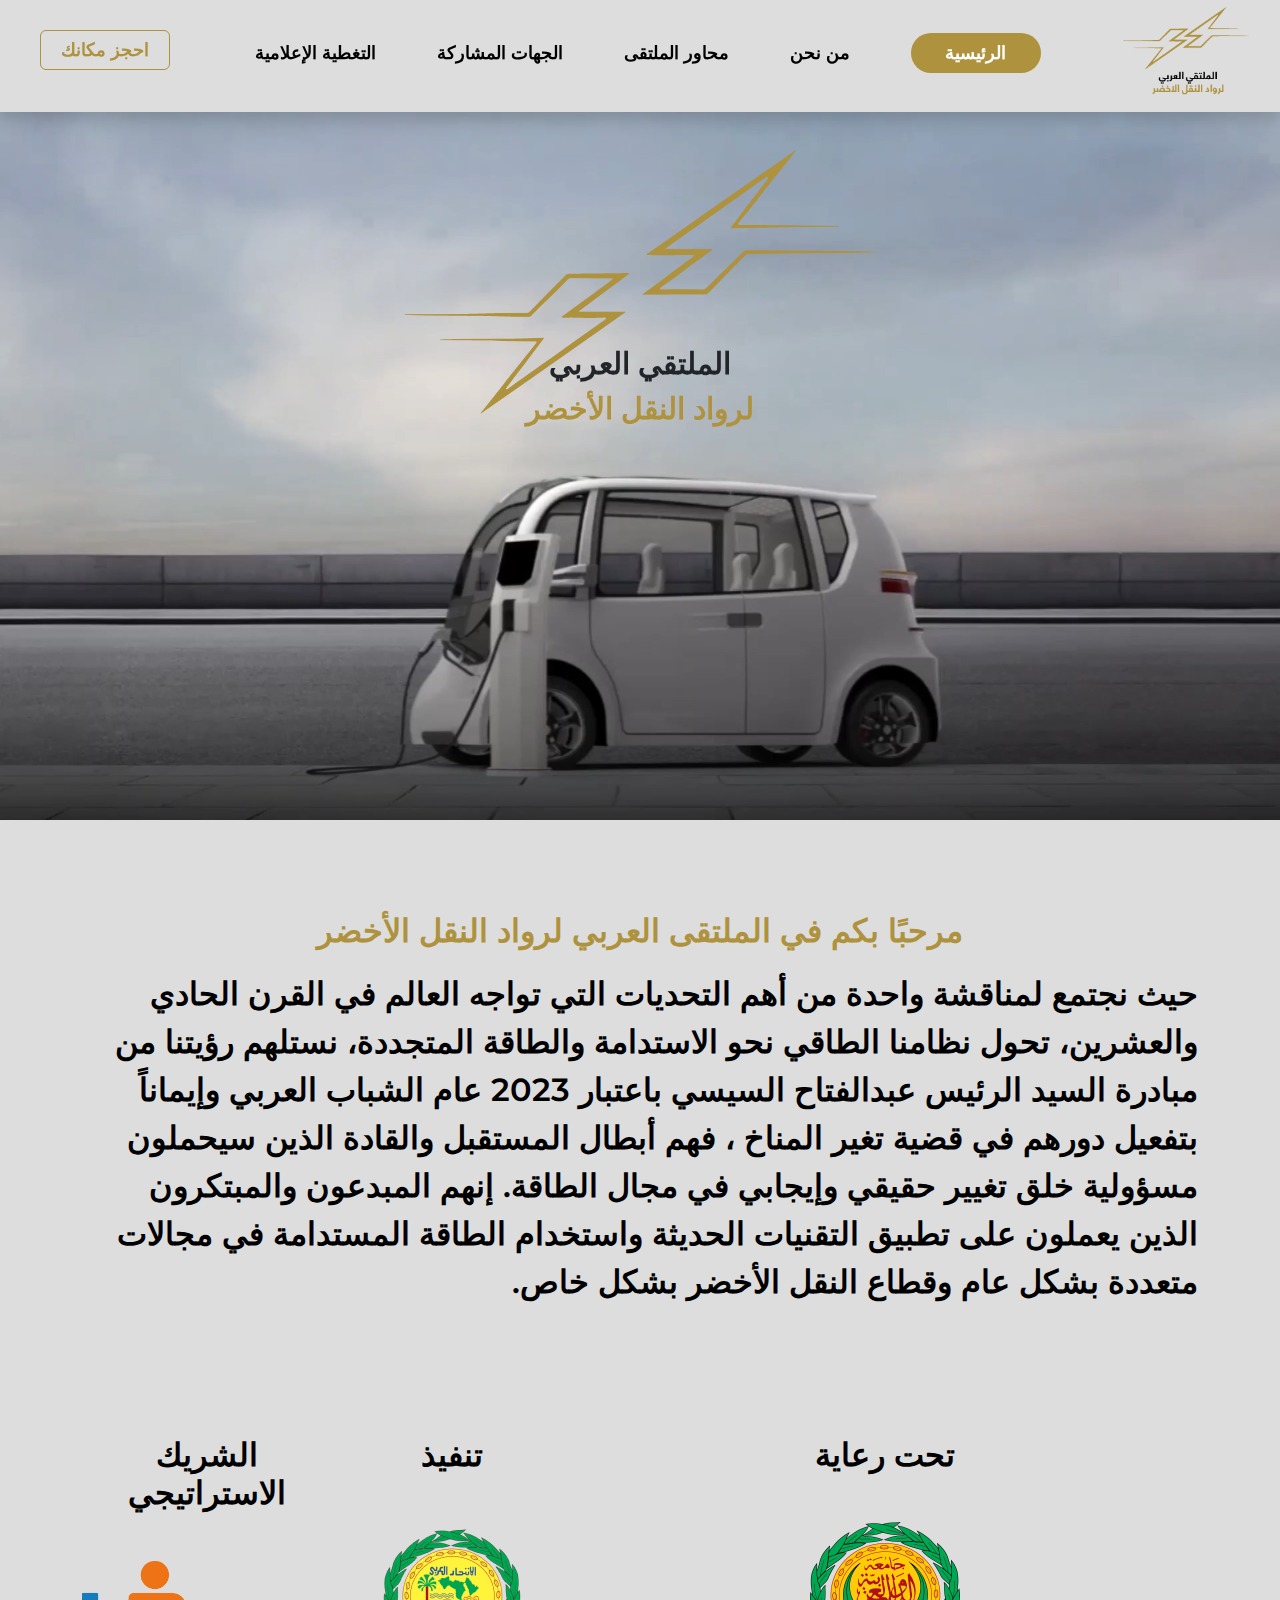
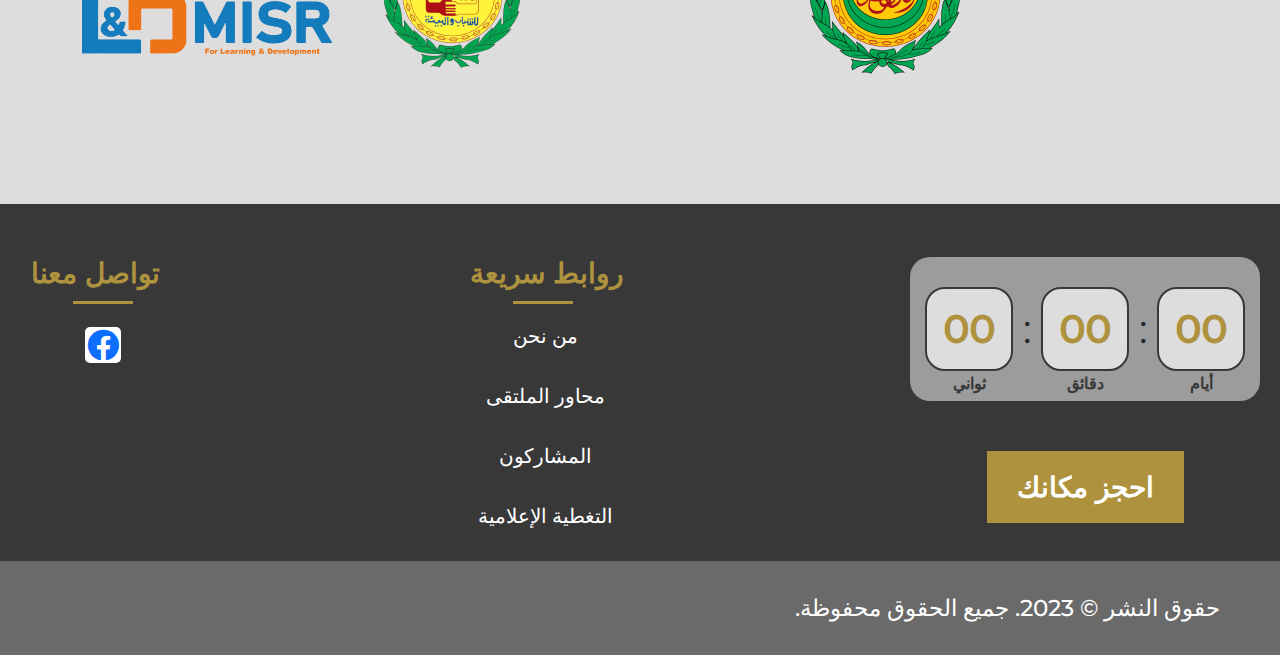
<file: index.html>
<!DOCTYPE html>
<html lang="en">
<head>
    <meta charset="UTF-8">
    <meta name="viewport" content="width=device-width, initial-scale=1.0">
    <link rel="icon" href="img/logo-title/logo.png">
    <title>الملتقى العربي لرواد النقل الأخضر ريادة وابتكار في عصر الاستدامة</title>
    <!-- Load Google icons -->
    <link rel="stylesheet" href="https://fonts.googleapis.com/css2?family=Material+Symbols+Outlined:opsz,wght,FILL,GRAD@20..48,100..700,0..1,-50..200" />
    <!-- render all elements of page -->
    <link rel="stylesheet" href="css/normalize.css">
    <!-- Fontawsome -->
    <link rel="stylesheet" href="css/all.min.css">
    <!-- Load Css Bootstrap Framework -->
    <link rel="stylesheet" href="css/bootstrap.min.css">
    <link rel="stylesheet" href="css/bootstrap.min.css.map">
    <!-- Load File Styles -->
    <link rel="stylesheet" href="css/base.css">
    <link rel="stylesheet" href="css/header.css">
    <link rel="stylesheet" href="css/landing.css">
    <link rel="stylesheet" href="css/logos.css">
    <link rel="stylesheet" href="css/modal.css">
    <link rel="stylesheet" href="css/footer.css">
</head>
<body>

    <!-- Start Header Structure -->
    <header class="shadow fixed-top">
        <div class="container-fluid text-center">
            <div class="row sides">
              <div class="col-2">
                  <div class="icon">
                    <img src="img/logo/logo.png" alt="logo">
                  </div>
              </div>
              <div class="col-8">
                <ul class="links ">
                    <li class="active list">
                      <a href="index.html">الرئيسية</a>
                    </li>
                    <li class="list">
                      <a href="pages/who are you.html">من نحن</a>
                    </li>
                    <li class="list">
                      <a href="pages/confluence.html">محاور الملتقى</a>
                    </li>
                    <li class="list">
                      <a href="pages/parteners shared.html">الجهات المشاركة</a>
                    </li>
                    <li class="list">
                      <a href="pages/Media channel.html">التغطية الإعلامية</a>
                    </li>
                </ul>
              </div>
              <div class="col-2 last">
                <button type="button" class="btn btn-secondary adjust" data-bs-container="body" data-bs-toggle="popover" data-bs-placement="bottom" data-bs-content="<div><div class='mb-3 inside'><a href='pages/second form.html' class='white'>شارك معنا في صناعة الحدث</a><i class='material-symbols-outlined position first black' style='font-size: 18px;'>info <div class='hint'>هذا الخيار فقط <br>اذا كنت تريد <br>ان تشارك في المعرض <br>او ان تشارك كراعي</div></i></div><hr class='white'><div class='inside pointer'><a href='pages/first form.html' class='white'>الحضور كزائر</a></div></div>" data-bs-html="true">
                    احجز مكانك
                  </button>
              </div>
            </div>
            <i class="material-symbols-outlined last-icon" id="check">menu</i>
          </div>
    </header>
    <div class="menu">
      <ul class="block" id="structure">
          <i class="material-symbols-outlined icon-close" id="close">close</i>
            <li class="menu-list">
              <a href="index.html" class="menu-active menu-click">الرئيسية</a>
            </li>
            <li class="menu-list">
              <a href="pages/who are you.html" class="menu-click">من نحن</a>
            </li>
            <li class="menu-list">
              <a href="pages/confluence.html" class="menu-click">محاور المؤتمر</a>
            </li>
            <li class="menu-list">
              <a href="pages/parteners shared.html" class="menu-click">المشاركون</a>
            </li>
            <li class="menu-list">
              <a href="pages/Media channel.html" class="menu-click">التغطية الإعلامية</a>
            </li>
        </ul>
    </div>
    <!-- End Header Structure -->

    <!-- Start Landing Structure -->
    <main class="landing">
      <video src="img/landing/prof2.mp4" playsinline loop muted autoplay>
        <source src="img/landing/prof2.mp4" type="video/mp4">
     </video>
      <div class="block-text">
        <img src="img/green energy 7-02.png" alt="after" class="after-text">
        <img src="img/green energy 6-02.png" alt="before" class="before-text">
        <p class="para-text">الملتقي العربي<br><span>لرواد النقل الأخضر</span></p>
      </div>
      <div class="text-header hidden">
        <img src="img/landing/green energy 6-02.png" alt="before" class="before">
        <h1 class="text-title">الملتقى العربي لرواد النقل الأخضر</h1>
        <p class="text-content">
           في عصر الطاقة الجديدة والمتجددة
        </p>
        <p class="text-end">القاهرة – سبتمبر 2023</p>
        <img src="img/landing/green energy 7-02.png" alt="after" class="after">
      </div>
    </main>
    <!-- End Landing Structure -->
    
      <!-- Start Content Section -->
      <div class="container text-center heart-content" style="font-weight: 600; font-size: 32px; margin-top: 180px;">
        <!-- Start Modal button -->
        <!-- Button trigger modal -->
        <div class="btn-position">
            <button type="button" class="btn text-white btn-content" data-bs-toggle="modal" data-bs-target="#exampleModal">
              احجز مكانك
            </button>

            <!-- Modal -->
            <div class="modal fade" id="exampleModal" tabindex="-1" aria-labelledby="exampleModalLabel" aria-hidden="true">
              <div class="modal-dialog modal-dialog-centered">
                <div class="modal-content">
                  <div class="modal-header">
                    <button type="button" class="material-symbols-outlined icon-modal" data-bs-dismiss="modal" aria-label="Close">close</button>
                  </div>
                  <div class="modal-body">
                    <div class="content-body">
                    <a href="pages/second form.html" class="white" style="font-size: 24px; margin-left: 10px;">شارك معنا في صناعة الحدث</a>
                    <i class="material-symbols-outlined pos">info <div class='hint-1'>هذا الخيار فقط <br>اذا كنت تريد <br>ان تشارك في المعرض <br>او ان تشارك كراعي</div></i>
                  </div>
                  <hr class="white" style="width: 80%; margin: 10px auto;">
                    <div style="padding-left: 120px;" class="content-body">
                      <a href="pages/first form.html" class="white" style="font-size: 24px;">الحضور معنا كزائر</a>
                    </div>
                  </div>
                </div>
              </div>
            </div>
          </div>
        <!-- End Modal button -->
        <span class="_2023-span">مرحبًا بكم في الملتقى العربي لرواد النقل الأخضر<br /></span>
        <span class="_2023-span2">
        حيث نجتمع لمناقشة واحدة من أهم التحديات التي تواجه العالم في القرن الحادي
        والعشرين، تحول نظامنا الطاقي نحو الاستدامة والطاقة المتجددة، نستلهم رؤيتنا
        من مبادرة السيد الرئيس عبدالفتاح السيسي باعتبار 2023 عام الشباب العربي وإيماناً بتفعيل دورهم في قضية تغير المناخ ، فهم أبطال المستقبل والقادة الذين سيحملون
        مسؤولية خلق تغيير حقيقي وإيجابي في مجال الطاقة. إنهم المبدعون والمبتكرون
        الذين يعملون على تطبيق التقنيات الحديثة واستخدام الطاقة المستدامة في
        مجالات متعددة بشكل عام وقطاع النقل الأخضر بشكل خاص.</span>
      </div>
      <!-- End Content Section -->

    <!-- Start logos Section -->
    <section class="margin-top margin-bottom">
      <div class="container text-center margin-top">
      <div class="section-sides">
      <div class="right-side">
      <h2 class="heading">
        تحت رعاية
      </h2>
      <div class="icons">
        <img src="img/icons/1.png" alt="logo-1">
        <!-- <img src="img/icons/2.png" alt="logo-2"> -->
        <!-- <img src="img/icons/4.png" alt="logo-4"> -->
      </div>
      </div>
      <div class="main-side">
        <h2 class="heading">تنفيذ</h2>
        <div class="icons-other" style="text-align: center;">
          <img src="img/icons/3.png" alt="logo-3">
        </div>
      </div>
      <div class="left-side">
      <h2 class="heading">الشريك الاستراتيجي</h2>
      <div class="icons-part">
        <img src="img/logo/ll.png" alt="logo-5">
      </div>
      </div>
    </div>
  </div>
    </section>
    <!-- End logos Section -->

    <!-- Start Footer Structure -->
    <footer class="footer">
      <div class="container-footer">
        <div class="one-col">
          <div class="rectangle">
            <span class="days" id="d">
              00
            </span><span class="point">:</span>
            <span class="minutes" id="m">
              00
            </span><span class="point">:</span>
            <span class="seconds" id="s">
              00
            </span>
          </div>
          <button type="button" class="reservation" data-bs-toggle="modal" data-bs-target="#anotherModal">احجز مكانك</button>
          <div class="modal fade" id="anotherModal" tabindex="-1" aria-labelledby="anotherModalLabel" aria-hidden="true">
            <div class="modal-dialog">
              <div class="modal-content">
                <div class="modal-header">
                  <button type="button" class="material-symbols-outlined icon-modal" data-bs-dismiss="modal" aria-label="Close">close</button>
                </div>
                <div class="modal-body">
                  <div class="content-body" style="width: 100%; margin: auto; padding-right: 50px; text-align: center;">
                  <a href="pages/second form.html" class="white" style="font-size: 20px; margin-left: 10px; font-weight: bold;">شارك معنا في صناعة الحدث</a>
                  <i class="material-symbols-outlined pos">info <div class='hint-1'>هذا الخيار فقط <br>اذا كنت تريد <br>ان تشارك في المعرض <br>او ان تشارك كراعي</div></i>
                </div>
                <hr class="white" style="width: 80%; margin: 10px auto;">
                  <div style="padding-left: 120px;width: 100%; margin: auto; padding-right: 50px; text-align: center; " class="content-body">
                    <a href="pages/first form.html" class="white" style="font-size: 20px; font-weight: bold;">الحضور معنا كزائر</a>
                  </div>
                </div>
              </div>
            </div>
          </div>
        </div>
        <div class="two-col">
          <h2 class="footer-heading">روابط سريعة</h2>
          <ul class="footer-links">
            <li><a href="pages/who are you.html">من نحن</a></li>
            <li><a href="pages/confluence.html">محاور الملتقى</a></li>
            <li><a href="pages/parteners shared.html">المشاركون</a></li>
            <li><a href="pages/Media channel.html">التغطية الإعلامية</a></li>
          </ul>
        </div>
        <div class="third-col">
          <h2 class="footer-heading">تواصل معنا</h2>
          <a href="https://www.facebook.com/et7adaraby?mibextid=ZbWKwL"><i class="fa-brands fa-facebook fa-2x footer-icon"></i></a>
        </div>
      </div>
    </footer>
    <p class="final">حقوق النشر © 2023. جميع الحقوق محفوظة.</p>
    <!-- End Footer Structure -->
    <!-- Load Js Bootstrap Framework -->
    <script src="js/bootstrap.bundle.min.js"></script>
    <script src="js/bootstrap.bundle.min.js.map"></script>
    <!-- Load File JavaScript -->
    <script src="js/script.js"></script>
    <script>
      var countDownDate = new Date("Sep 1 , 2023 00:00:00").getTime();
      var x = setInterval(function(){
        var now = new Date().getTime();
        var distance = countDownDate - now ; 
        var days = Math.floor(distance / (1000 * 60 * 60 * 24));
        var minutes = Math.floor((distance % (1000 * 60 * 60)) / (1000 * 60));
        var seconds = Math.floor((distance % (1000 * 60 )) / 1000);

        document.getElementById("d").innerHTML = days;
        document.getElementById("m").innerHTML = minutes ; 
        document.getElementById("s").innerHTML = seconds ; 
      }, 1000);
    </script>
</body>
</html>
</file>
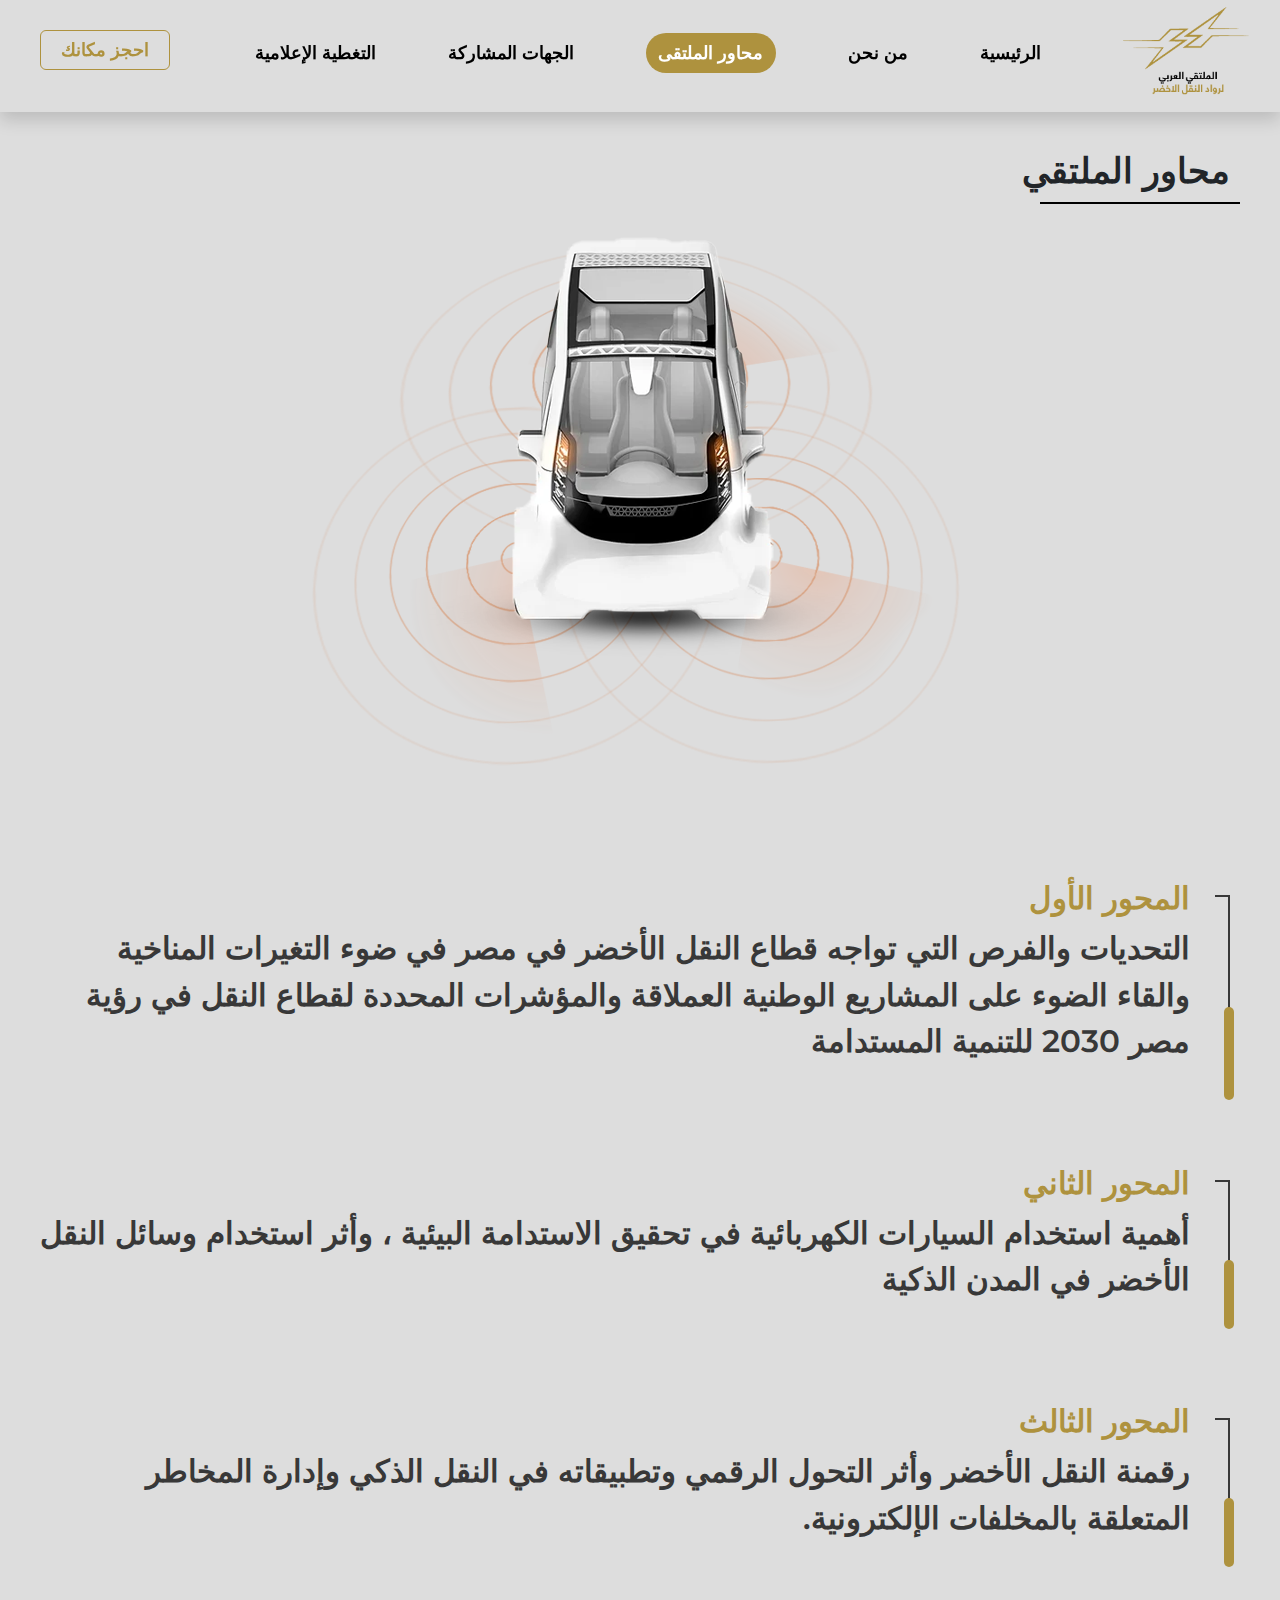
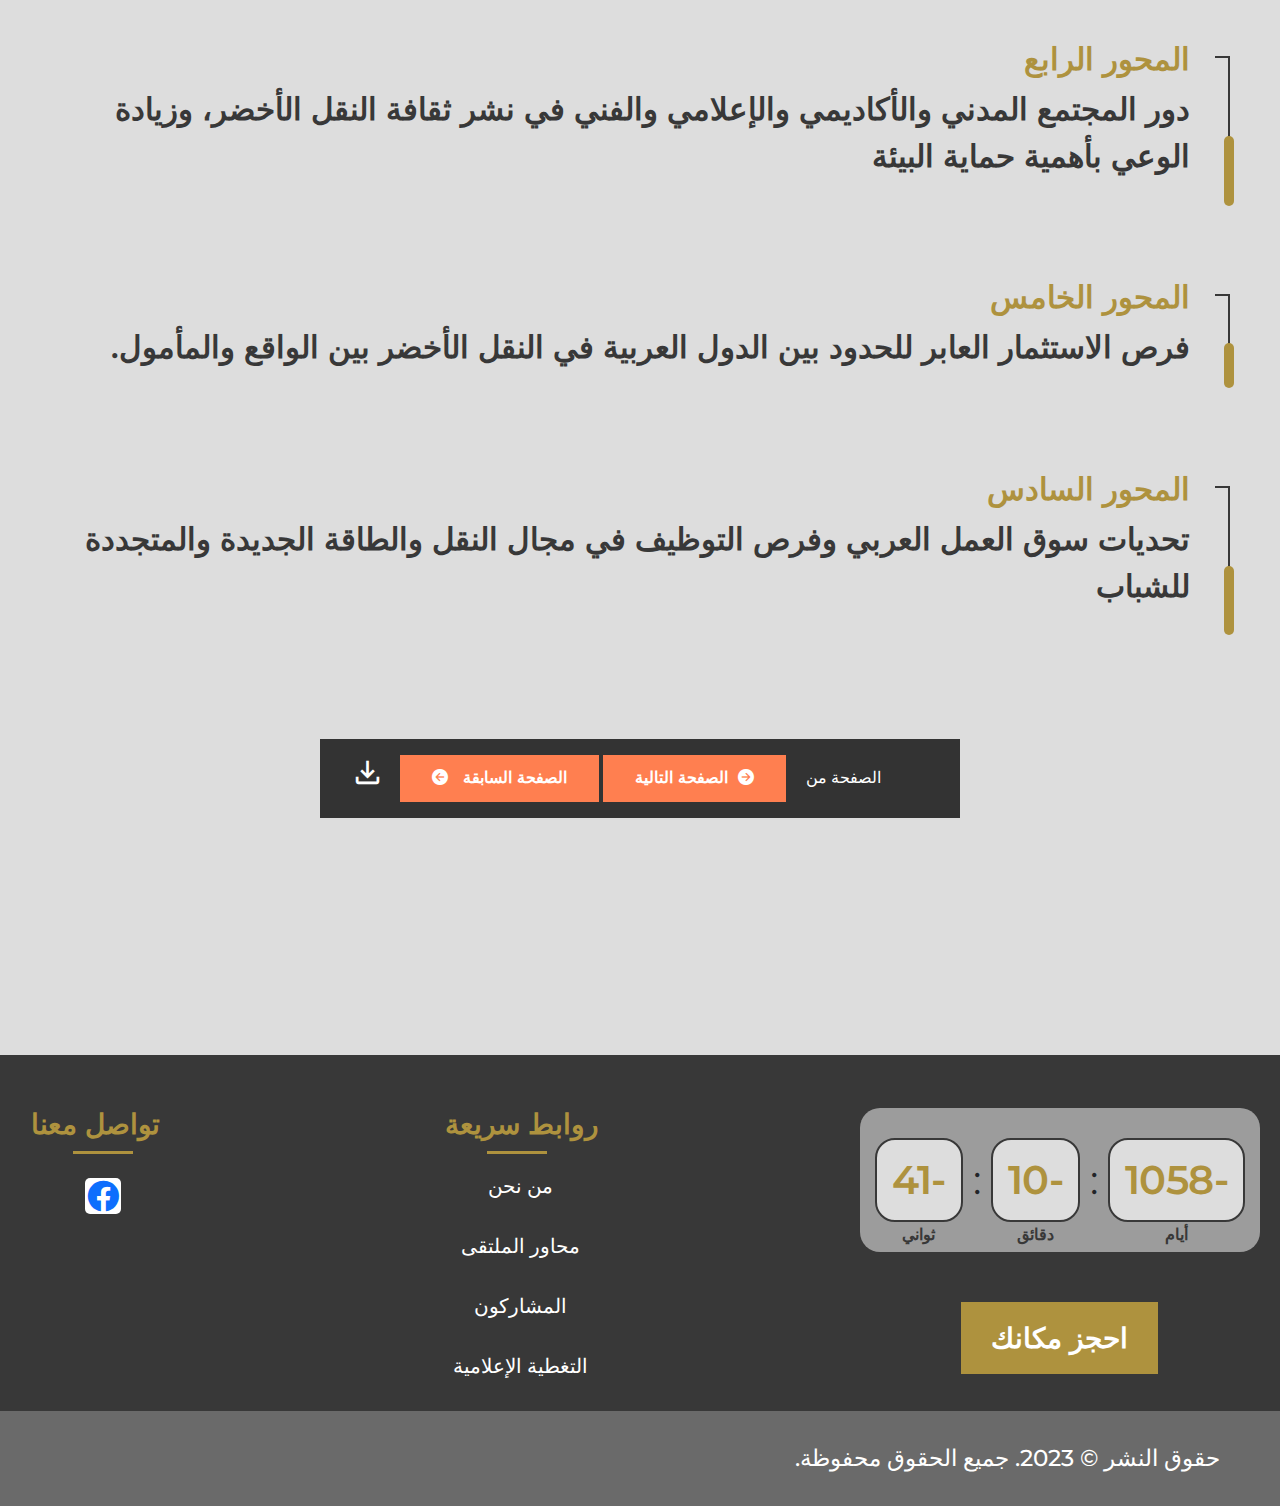
<file: pages/confluence.html>
<!DOCTYPE html>
<html lang="en">
<head>
    <meta charset="UTF-8">
    <meta name="viewport" content="width=device-width, initial-scale=1.0">
    <link rel="icon" href="../img/logo-title/logo.png">
    <title>الملتقى العربي لرواد النقل الأخضر ريادة وابتكار في عصر الاستدامة</title>
    <!-- Load Google icons -->
    <link rel="stylesheet" href="https://fonts.googleapis.com/css2?family=Material+Symbols+Outlined:opsz,wght,FILL,GRAD@20..48,100..700,0..1,-50..200" />
    <!-- render all elements of page -->
    <link rel="stylesheet" href="../css/normalize.css">
    <!-- Fontawsome -->
    <link rel="stylesheet" href="../css/all.min.css">
    <!-- Load Css Bootstrap Framework -->
    <link rel="stylesheet" href="../css/bootstrap.min.css">
    <link rel="stylesheet" href="../css/bootstrap.min.css.map">
    <!-- Load File Styles -->
    <link rel="stylesheet" href="../css/base.css">
    <link rel="stylesheet" href="../css/header.css">
    <link rel="stylesheet" href="../css/landing.css">
    <link rel="stylesheet" href="../css/logos.css">
    <link rel="stylesheet" href="../css/modal.css">
    <link rel="stylesheet" href="../css/footer.css">
    <link rel="stylesheet" href="../css/who-us.css">
    <link rel="stylesheet" href="../css/confluence.css">
    <link rel="stylesheet" href="../css/style.css">
    <style>
      .block-pdf{
        text-align: center;
        margin-bottom: 60px;
      }
    </style>
</head>
<body>
      <!-- Start Header Structure -->
      <header class="shadow fixed-top">
        <div class="container-fluid text-center">
            <div class="row sides">
              <div class="col-2">
                  <div class="icon">
                    <img src="../img/logo/logo.png" alt="logo">
                  </div>
              </div>
              <div class="col-8">
                <ul class="links ">
                    <li class="list">
                      <a href="../index.html">الرئيسية</a>
                    </li>
                    <li class="list">
                      <a href="who are you.html">من نحن</a>
                    </li>
                    <li class="active list">
                      <a href="confluence.html">محاور الملتقى</a>
                    </li>
                    <li class="list">
                      <a href="parteners shared.html">الجهات المشاركة</a>
                    </li>
                    <li class="list">
                      <a href="Media channel.html">التغطية الإعلامية</a>
                    </li>
                </ul>
              </div>
              <div class="col-2 last">
                <button type="button" class="btn btn-secondary adjust" data-bs-container="body" data-bs-toggle="popover" data-bs-placement="bottom" data-bs-content="<div><div class='mb-3 inside'><a href='second form.html' class='white'>شارك معنا في صناعة الحدث</a><i class='material-symbols-outlined position first black' style='font-size: 18px;'>info <div class='hint'>هذا الخيار فقط <br>اذا كنت تريد <br>ان تشارك في المعرض <br>او ان تشارك كراعي</div></i></div><hr class='white'><div class='inside pointer'><a href='first form.html' class='white'>الحضور كزائر</a></div></div>" data-bs-html="true">
                    احجز مكانك
                  </button>
              </div>
            </div>
            <i class="material-symbols-outlined last-icon" id="check">menu</i>
          </div>
    </header>
    <div class="menu">
      <ul class="block" id="structure">
          <i class="material-symbols-outlined icon-close" id="close">close</i>
            <li class="menu-list">
              <a href="../index.html" class="menu-click">الرئيسية</a>
            </li>
            <li class="menu-list">
              <a href="who are you.html" class="menu-click">من نحن</a>
            </li>
            <li class="menu-list">
              <a href="confluence.html" class="menu-active menu-click">محاور المؤتمر</a>
            </li>
            <li class="menu-list">
              <a href="parteners shared.html" class="menu-click">المشاركون</a>
            </li>
            <li class="menu-list">
              <a href="Media channel.html" class="menu-click">التغطية الإعلامية</a>
            </li>
        </ul>
    </div>
    <!-- End Header Structure -->
    
    <!-- Start First Section Structure -->
    <div class="confluence-image">
        <h1 class="who-heading">محاور الملتقي</h1>
        <div class="block-confleunce">
        <img src="../img/confluence/pic.png" alt="logo">
        </div>
    </div>
    <!-- End First Section Structure -->

  <!-- Start Second Section Structure -->
  <div class="confluence-block">
    <div class="confluence-first">
        <h2 class="confluence-heading">المحور الأول</h2>
        <p class="first-paragraph">التحديات والفرص التي تواجه قطاع النقل الأخضر في مصر في ضوء التغيرات المناخية والقاء الضوء على المشاريع الوطنية العملاقة والمؤشرات المحددة لقطاع النقل في رؤية مصر 2030 للتنمية المستدامة</p>
    </div>
    <div class="confluence-first">
        <h2 class="confluence-heading">المحور الثاني</h2>
        <p class="first-paragraph">أهمية استخدام السيارات  الكهربائية في تحقيق الاستدامة  البيئية ، وأثر استخدام وسائل النقل الأخضر في المدن الذكية</p>
    </div>
    <div class="confluence-first">
        <h2 class="confluence-heading">المحور الثالث</h2>
        <p class="first-paragraph">رقمنة النقل الأخضر وأثر التحول الرقمي وتطبيقاته في النقل الذكي وإدارة المخاطر المتعلقة بالمخلفات الإلكترونية.</p>
    </div>
    <div class="confluence-first">
      <h2 class="confluence-heading">المحور الرابع</h2>
      <p class="first-paragraph">دور المجتمع المدني والأكاديمي والإعلامي والفني في نشر ثقافة النقل الأخضر، وزيادة الوعي بأهمية حماية البيئة</p>
  </div>
  <div class="confluence-first">
    <h2 class="confluence-heading">المحور الخامس</h2>
    <p class="first-paragraph">فرص الاستثمار العابر للحدود بين الدول العربية في النقل الأخضر بين الواقع والمأمول.</p>
</div>
<div class="confluence-first">
  <h2 class="confluence-heading">المحور السادس</h2>
  <p class="first-paragraph">تحديات سوق العمل العربي وفرص التوظيف في مجال النقل والطاقة الجديدة والمتجددة للشباب</p>
</div>
</div>
<!-- End Second Section Structure -->

<!-- Start PDF Section Structure -->
<div class="top-bar" dir="ltr">
  <a href="../docs/pdf.pdf" download="محاور الملتقى"><i class="material-symbols-outlined download-icon">download</i></a>
  <button class="btn-pdf" id="prev-page">
    <i class="fas fa-arrow-circle-left"></i> &nbsp;&nbsp;الصفحة السابقة
  </button>
  <button class="btn-pdf" id="next-page">
    الصفحة التالية&nbsp; <i class="fas fa-arrow-circle-right"></i>
  </button>
  <span class="page-info">
    الصفحة <span id="page-num"></span> من <span id="page-count"></span>
  </span>
</div>
<div class="block-pdf" dir="ltr">
<canvas id="pdf-render"></canvas>
</div>
<!-- End PDF Section Structure -->
      <!-- Start Footer Structure -->
   <footer class="footer">
    <div class="container-footer">
      <div class="one-col">
        <div class="rectangle">
          <span class="days" id="d">
            00
          </span><span class="point">:</span>
          <span class="minutes" id="m">
            00
          </span><span class="point">:</span>
          <span class="seconds" id="s">
            00
          </span>
        </div>
        <button type="button" class="reservation" data-bs-toggle="modal" data-bs-target="#anotherModal">احجز مكانك</button>
        <div class="modal fade" id="anotherModal" tabindex="-1" aria-labelledby="anotherModalLabel" aria-hidden="true">
          <div class="modal-dialog">
            <div class="modal-content">
              <div class="modal-header">
                <button type="button" class="material-symbols-outlined icon-modal" data-bs-dismiss="modal" aria-label="Close">close</button>
              </div>
              <div class="modal-body">
                <div class="content-body" style="width: 100%; margin: auto; padding-right: 50px; text-align: center;">
                <a href="second form.html" class="white" style="font-size: 20px; margin-left: 10px; font-weight: bold;">شارك معنا في صناعة الحدث</a>
                <i class="material-symbols-outlined pos">info <div class='hint-1'>هذا الخيار فقط <br>اذا كنت تريد <br>ان تشارك في المعرض <br>او ان تشارك كراعي</div></i>
              </div>
              <hr class="white" style="width: 80%; margin: 10px auto;">
                <div style="padding-left: 120px;width: 100%; margin: auto; padding-right: 50px;text-align: center; " class="content-body">
                  <a href="first form.html" class="white" style="font-size: 20px; font-weight: bold;">الحضور معنا كزائر</a>
                </div>
              </div>
            </div>
          </div>
        </div>
      </div>
      <div class="two-col">
        <h2 class="footer-heading">روابط سريعة</h2>
        <ul class="footer-links">
          <li><a href="who are you.html">من نحن</a></li>
          <li><a href="confluence.html">محاور الملتقى</a></li>
          <li><a href="parteners shared.html">المشاركون</a></li>
          <li><a href="Media channel.html">التغطية الإعلامية</a></li>
        </ul>
      </div>
      <div class="third-col">
        <h2 class="footer-heading">تواصل معنا</h2>
        <a href="https://www.facebook.com/et7adaraby?mibextid=ZbWKwL"><i class="fa-brands fa-facebook fa-2x footer-icon"></i></a>
      </div>
    </div>
  </footer>
  <p class="final">حقوق النشر © 2023. جميع الحقوق محفوظة.</p>
  <!-- End Footer Structure -->
  <!-- Load Js Bootstrap Framework -->
  <script src="../js/bootstrap.bundle.min.js"></script>
  <script src="../js/bootstrap.bundle.min.js.map"></script>
  <!-- Load File JavaScript -->
  <script src="https://mozilla.github.io/pdf.js/build/pdf.js"></script>
  <script src="../js/script.js"></script>
  <script src="../js/main.js"></script>
  <script>
    var countDownDate = new Date("Sep 1 , 2023 00:00:00").getTime();
    var x = setInterval(function(){
      var now = new Date().getTime();
      var distance = countDownDate - now ; 
      var days = Math.floor(distance / (1000 * 60 * 60 * 24));
      var minutes = Math.floor((distance % (1000 * 60 * 60)) / (1000 * 60));
      var seconds = Math.floor((distance % (1000 * 60 )) / 1000);

      document.getElementById("d").innerHTML = days;
      document.getElementById("m").innerHTML = minutes ; 
      document.getElementById("s").innerHTML = seconds ; 
    }, 1000);
  </script>
</body>
</html>
</file>
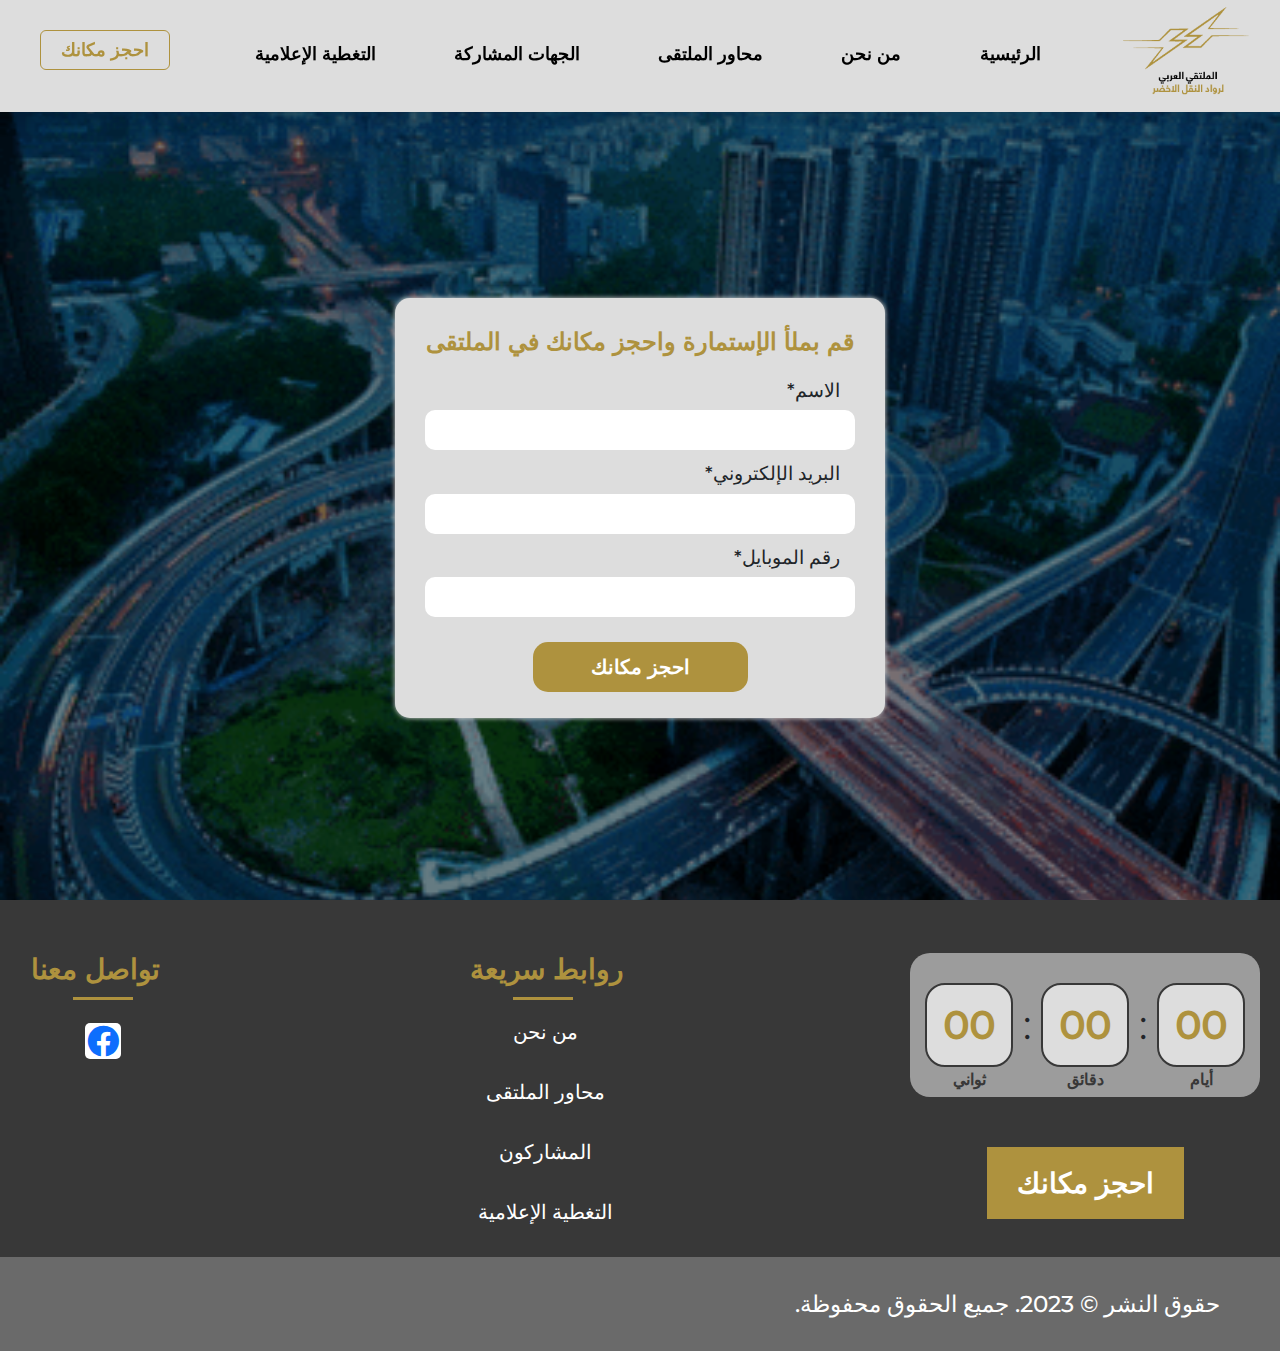
<file: pages/first form.html>
<!DOCTYPE html>
<html lang="en">
<head>
<meta charset="UTF-8">
    <meta name="viewport" content="width=device-width, initial-scale=1.0">
    <link rel="icon" href="../img/logo-title/logo.png">
    <title>الملتقى العربي  لرواد النقل الأخضر ريادة وابتكار في عصر الاستدامة</title>
    <!-- Load Google icons -->
    <link rel="stylesheet" href="https://fonts.googleapis.com/css2?family=Material+Symbols+Outlined:opsz,wght,FILL,GRAD@20..48,100..700,0..1,-50..200" />
    <!-- render all elements of page -->
    <link rel="stylesheet" href="../css/normalize.css">
    <!-- Fontawsome -->
    <link rel="stylesheet" href="../css/all.min.css">
    <!-- Load Css Bootstrap Framework -->
    <link rel="stylesheet" href="../css/bootstrap.min.css">
    <link rel="stylesheet" href="../css/bootstrap.min.css.map">
    <!-- Load File Styles -->
    <link rel="stylesheet" href="../css/base.css">
    <link rel="stylesheet" href="../css/header.css">
    <link rel="stylesheet" href="../css/landing.css">
    <link rel="stylesheet" href="../css/logos.css">
    <link rel="stylesheet" href="../css/modal.css">
    <link rel="stylesheet" href="../css/footer.css">
    <link rel="stylesheet" href="../css/who-us.css">
    <style>
        .form-content{
            background-image: url(../img/forms/a3356e2b3c.gif);
            height: 100vh;
            width: 100%;
            background-repeat: no-repeat;
            background-size: cover;
            position: relative;
            margin-bottom: -10px;
        }
        .first-form{
            margin: 100px auto;
            background-color: #ddd;
            min-width: 490px;
            padding: 30px;
            height: 420px;
            position: absolute;
            top: 50%;
            left: 50%;
            transform: translate(-50% , -60%);
            box-shadow: 0 0 5px #ddd;
            border-radius: 15px;
        }
        @media (max-width:767px) {
            .first-form{
              min-width: 350px;
            }
        }
        .form-title{
            margin-bottom: 20px;
            color: #AE923E;
            text-align: center;
            font-weight: 600;
            letter-spacing: -0.6px;
        }

        .overlay{
            position: absolute;
            top: 0;
            left: 0;
            width: 100%;
            height: 100%;
            background-color: rgba(0, 0, 0, 0.4);
        }
        label{
            font-weight: 500;
            font-size: 19px;
            letter-spacing: -0.72px;
            margin-right: 15px;
            margin-bottom: 5px;
        }
        input{
            display: block;
            border: none;
            outline: none;
            width: 100%;
            margin-bottom: 10px;
            padding: 8px 15px;
            border-radius: 10px;
        }
        .btn-submit{
            width: 50%;
            background-color: #AE923E;
            color: #fff;
            border-radius: 15px;
            padding: 10px 15px;
            font-weight: 600;
            letter-spacing: -0.48px;
            font-size: 20px;
            margin: 25px auto 30px; 
        }
    </style>
</head>
<body>
     <!-- Start Header Structure -->
    <header class="shadow fixed-top">
      <div class="container-fluid text-center">
          <div class="row sides">
            <div class="col-2">
                <div class="icon">
                  <img src="../img/logo/logo.png" alt="logo">
                </div>
            </div>
            <div class="col-8" style="padding-top: 8px;">
              <ul class="links ">
                  <li class="list">
                    <a href="../index.html">الرئيسية</a>
                  </li>
                  <li class="list">
                    <a href="who are you.html">من نحن</a>
                  </li>
                  <li class="list">
                    <a href="confluence.html">محاور الملتقى</a>
                  </li>
                  <li class="list">
                    <a href="parteners shared.html">الجهات المشاركة</a>
                  </li>
                  <li class="list">
                    <a href="Media channel.html">التغطية الإعلامية</a>
                  </li>
              </ul>
            </div>
            <div class="col-2 last">
              <button type="button" class="btn btn-secondary adjust" data-bs-container="body" data-bs-toggle="popover" data-bs-placement="bottom" data-bs-content="<div><div class='mb-3 inside'><a href='second form.html' class='white'>شارك معنا في صناعة الحدث</a><i class='material-symbols-outlined position first black' style='font-size: 18px;'>info <div class='hint'>هذا الخيار فقط <br>اذا كنت تريد <br>ان تشارك في المعرض <br>او ان تشارك كراعي</div></i></div><hr class='white'><div class='inside pointer'><a href='first form.html' class='white'>الحضور كزائر</a></div></div>" data-bs-html="true">
                  احجز مكانك
                </button>
            </div>
          </div>
          <i class="material-symbols-outlined last-icon" id="check">menu</i>
        </div>
  </header>
  <div class="menu">
    <ul class="block" id="structure">
        <i class="material-symbols-outlined icon-close" id="close">close</i>
          <li class="menu-list">
            <a href="../index.html" class="menu-click">الرئيسية</a>
          </li>
          <li class="menu-list">
            <a href="who are you.html" class="menu-click">من نحن</a>
          </li>
          <li class="menu-list">
            <a href="confluence.html" class="menu-click">محاور المؤتمر</a>
          </li>
          <li class="menu-list">
            <a href="parteners shared.html" class="menu-click">المشاركون</a>
          </li>
          <li class="menu-list">
            <a href="Media channel.html" class="menu-click">التغطية الإعلامية</a>
          </li>
      </ul>
  </div>
  <!-- End Header Structure -->
  <div class="form-content">
    <div class="overlay"></div>
        <form action="" class="first-form" method="post">
            <h4 class="form-title">قم بملأ الإستمارة واحجز مكانك في الملتقى</h4>
            <label for="name">الاسم*</label>
            <input type="text" id="name" name="user-name" required>
            <label for="email">البريد الإلكتروني*</label>
            <input type="email" id="email" name="user-email" required>
            <label for="tel">رقم الموبايل*</label>
            <input type="tel" id="tel" name="user-tel" required>
            <input type="submit" name="submit" class="btn-submit" value="احجز مكانك">
        </form>
    </div>

      <!-- Start Footer Structure -->
   <footer class="footer">
    <div class="container-footer">
      <div class="one-col">
        <div class="rectangle">
          <span class="days" id="d">
            00
          </span><span class="point">:</span>
          <span class="minutes" id="m">
            00
          </span><span class="point">:</span>
          <span class="seconds" id="s">
            00
          </span>
        </div>
        <button type="button" class="reservation" data-bs-toggle="modal" data-bs-target="#anotherModal">احجز مكانك</button>
        <div class="modal fade" id="anotherModal" tabindex="-1" aria-labelledby="anotherModalLabel" aria-hidden="true">
          <div class="modal-dialog">
            <div class="modal-content">
              <div class="modal-header">
                <button type="button" class="material-symbols-outlined icon-modal" data-bs-dismiss="modal" aria-label="Close">close</button>
              </div>
              <div class="modal-body">
                <div class="content-body" style="width: 100%; margin: auto; padding-right: 50px; text-align: center;">
                <a href="second form.html" class="white" style="font-size: 20px; margin-left: 10px; font-weight: bold;">شارك معنا في صناعة الحدث</a>
                <i class="material-symbols-outlined pos">info <div class='hint-1'>هذا الخيار فقط <br>اذا كنت تريد <br>ان تشارك في المعرض <br>او ان تشارك كراعي</div></i>
              </div>
              <hr class="white" style="width: 80%; margin: 10px auto;">
                <div style="padding-left: 120px;width: 100%; margin: auto; padding-right: 50px; text-align: center;" class="content-body">
                  <a href="first form.html" class="white" style="font-size: 20px; font-weight: bold;">الحضور معنا كزائر</a>
                </div>
              </div>
            </div>
          </div>
        </div>
      </div>
      <div class="two-col">
        <h2 class="footer-heading">روابط سريعة</h2>
        <ul class="footer-links">
          <li><a href="who are you.html">من نحن</a></li>
          <li><a href="confluence.html">محاور الملتقى</a></li>
          <li><a href="parteners shared.html">المشاركون</a></li>
          <li><a href="Media channel.html">التغطية الإعلامية</a></li>
        </ul>
      </div>
      <div class="third-col">
        <h2 class="footer-heading">تواصل معنا</h2>
        <a href="https://www.facebook.com/et7adaraby?mibextid=ZbWKwL"><i class="fa-brands fa-facebook fa-2x footer-icon"></i></a>
      </div>
    </div>
  </footer>
  <p class="final">حقوق النشر © 2023. جميع الحقوق محفوظة.</p>
  <!-- End Footer Structure -->
        <!-- Load Js Bootstrap Framework -->
        <script src="../js/bootstrap.bundle.min.js"></script>
        <script src="../js/bootstrap.bundle.min.js.map"></script>
        <!-- Load File JavaScript -->
        <script src="../js/script.js"></script>
        <script>
          var countDownDate = new Date("Sep 1 , 2023 00:00:00").getTime();
          var x = setInterval(function(){
            var now = new Date().getTime();
            var distance = countDownDate - now ; 
            var days = Math.floor(distance / (1000 * 60 * 60 * 24));
            var minutes = Math.floor((distance % (1000 * 60 * 60)) / (1000 * 60));
            var seconds = Math.floor((distance % (1000 * 60 )) / 1000);
    
            document.getElementById("d").innerHTML = days;
            document.getElementById("m").innerHTML = minutes ; 
            document.getElementById("s").innerHTML = seconds ; 
          }, 1000);
        </script>
  </body>
</html>
</file>
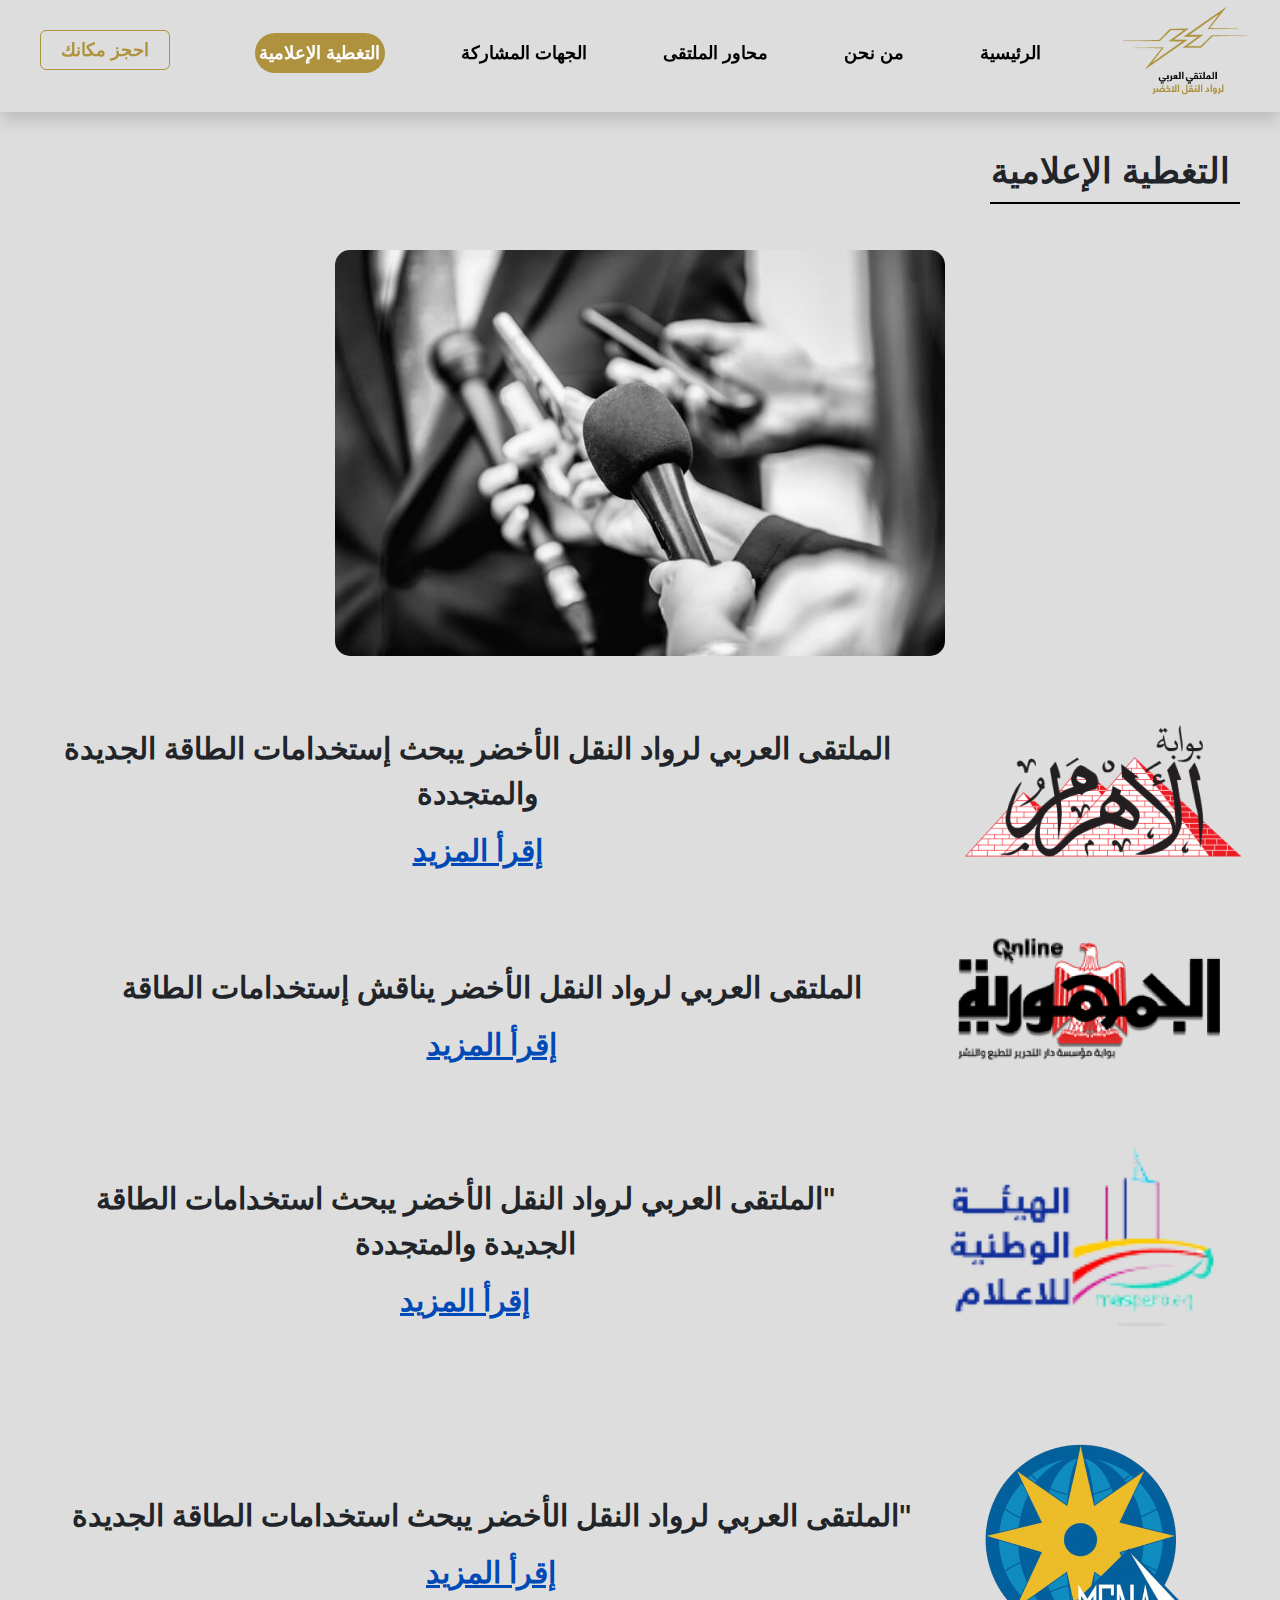
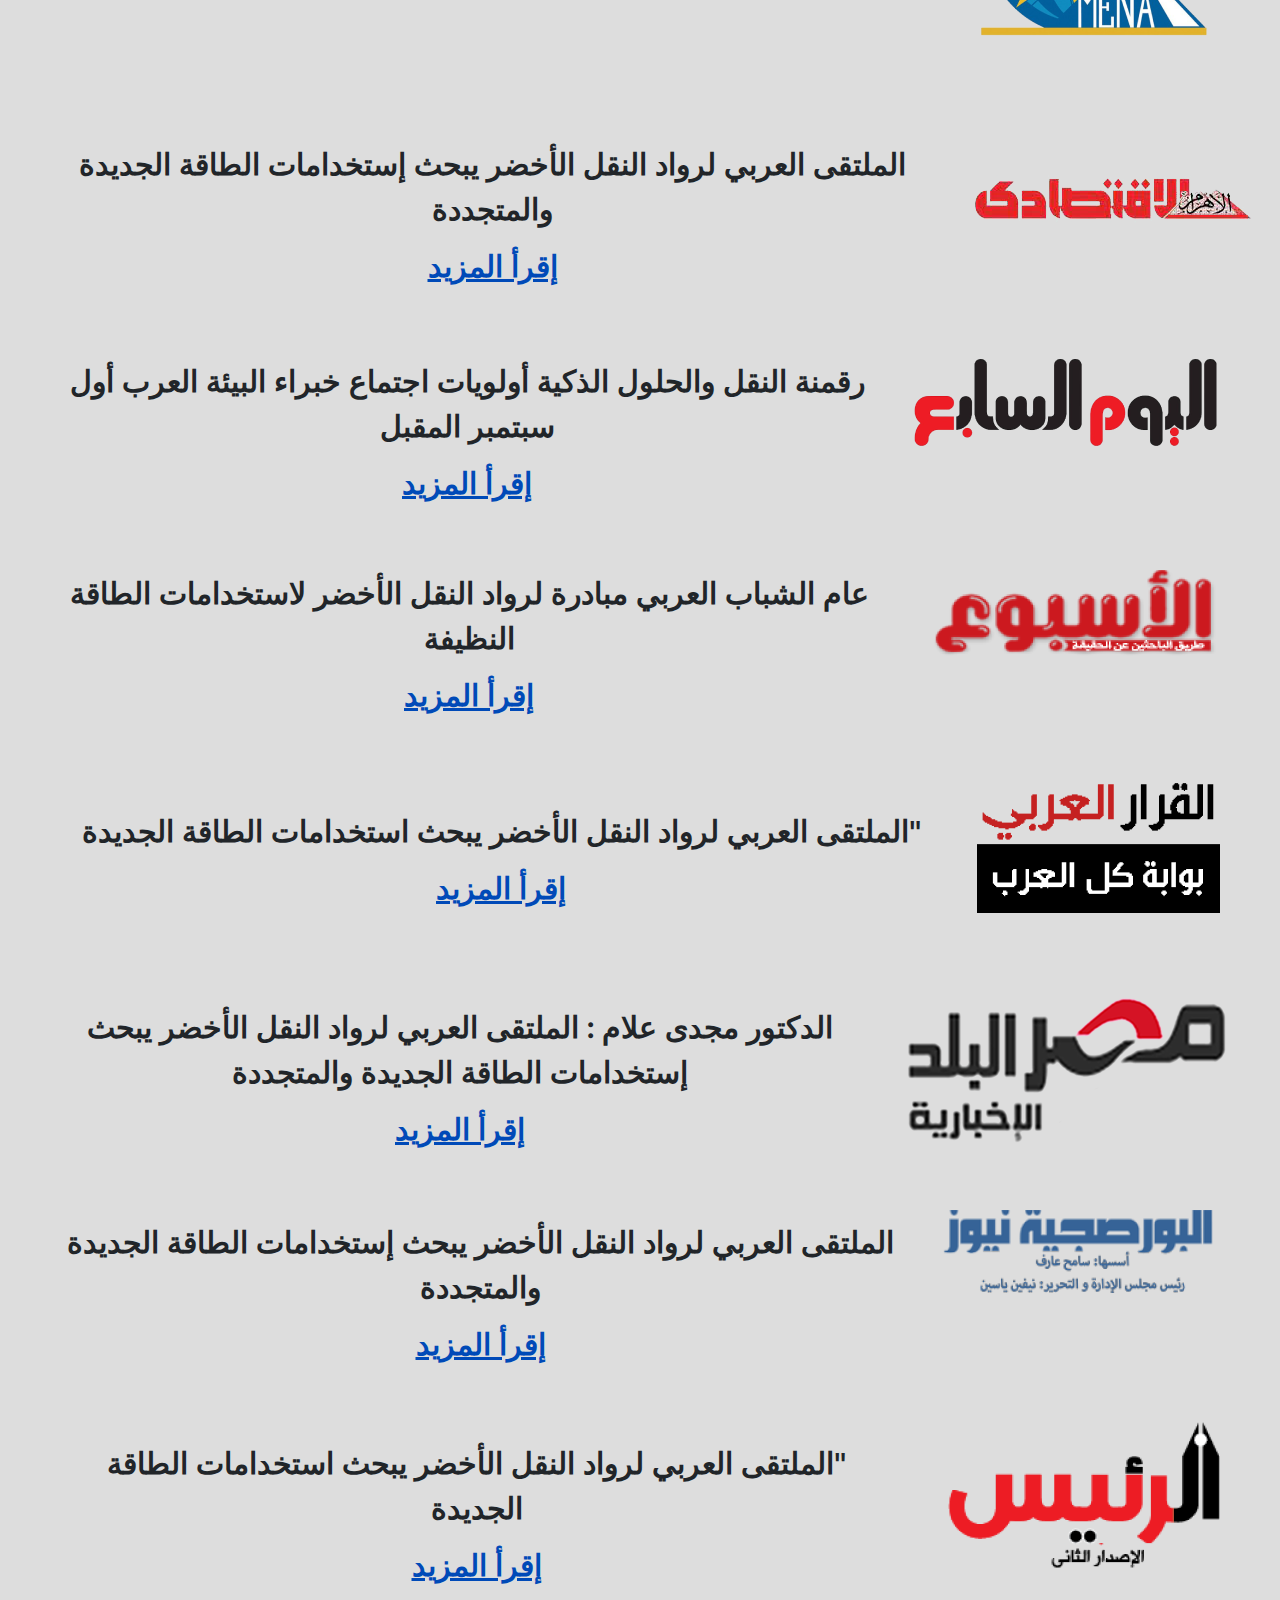
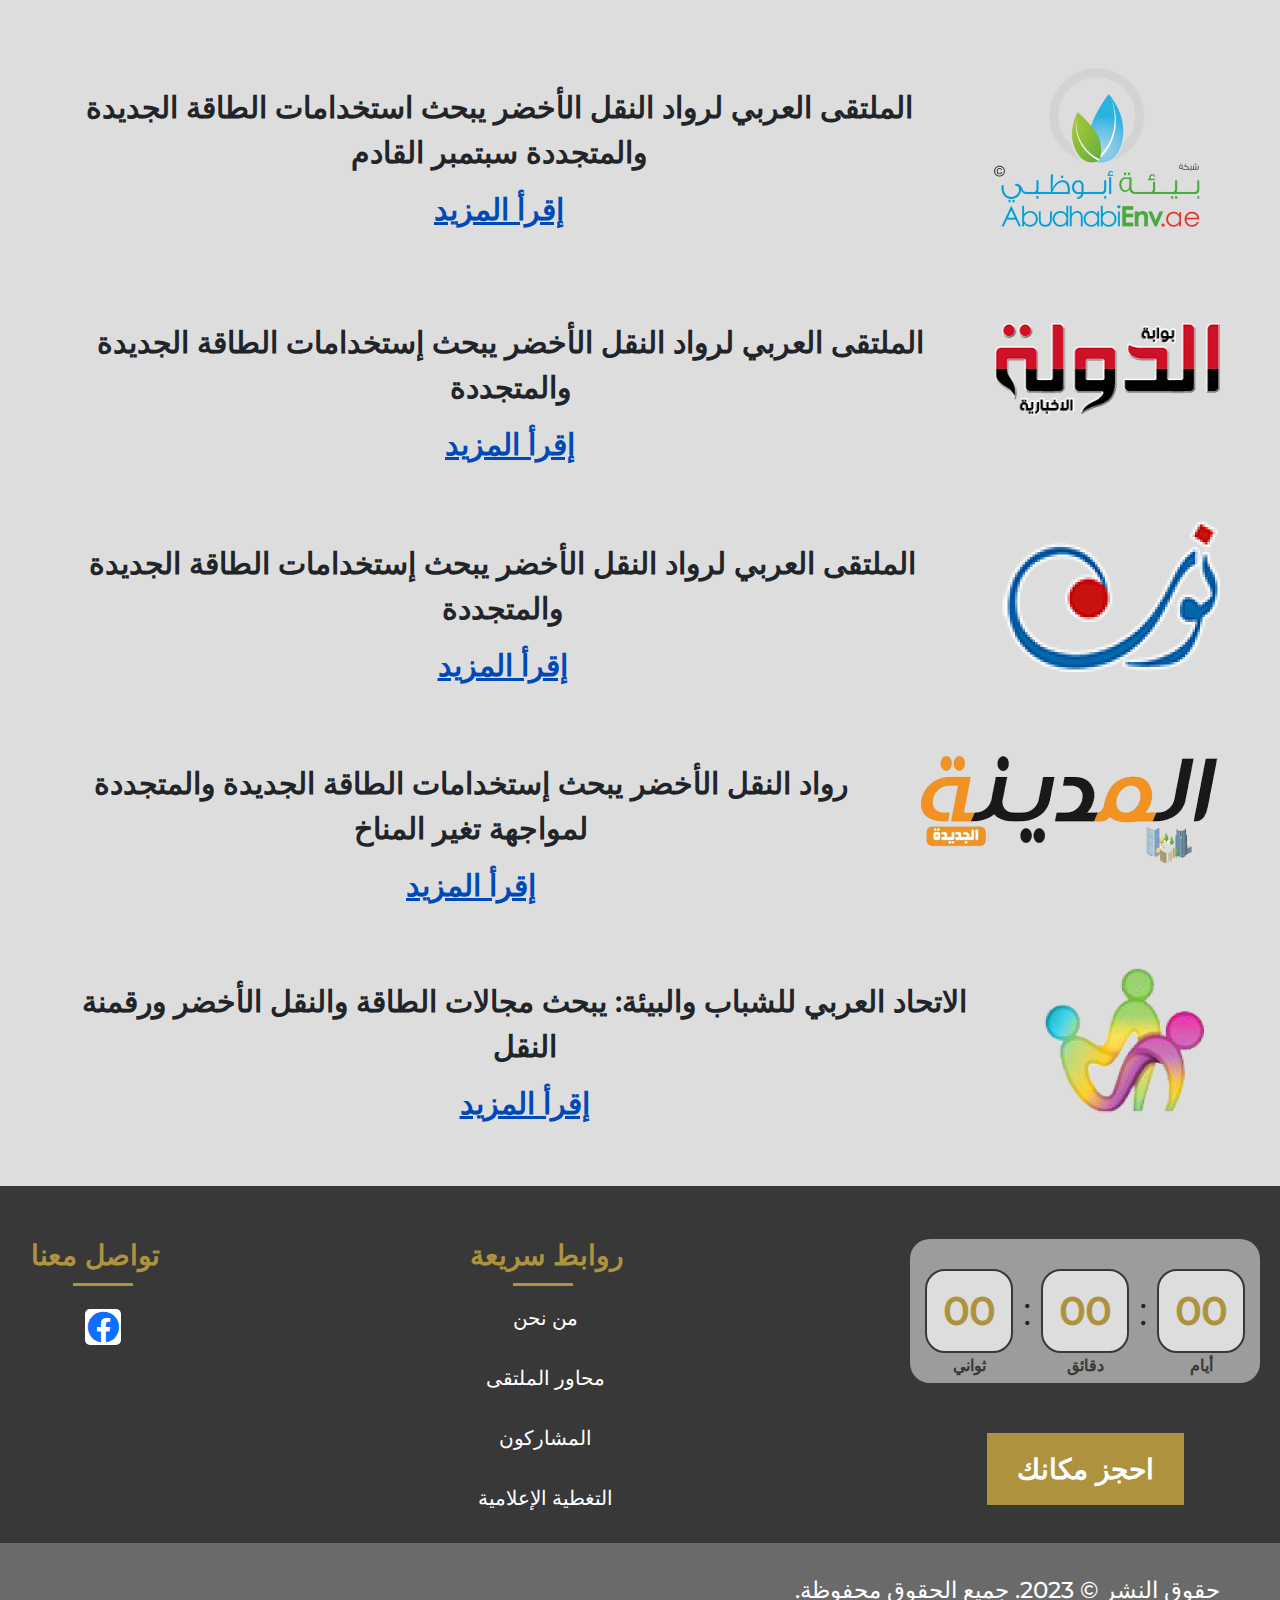
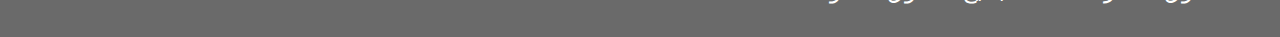
<file: pages/Media channel.html>
<!DOCTYPE html>
<html lang="en">
<head>
    <meta charset="UTF-8">
    <meta name="viewport" content="width=device-width, initial-scale=1.0">
    <link rel="icon" href="../img/logo-title/logo.png">
    <title>الملتقى العربي لرواد النقل الأخضر ريادة وابتكار في عصر الاستدامة</title>
    <!-- Load Google icons -->
    <link rel="stylesheet" href="https://fonts.googleapis.com/css2?family=Material+Symbols+Outlined:opsz,wght,FILL,GRAD@20..48,100..700,0..1,-50..200" />
    <!-- render all elements of page -->
    <link rel="stylesheet" href="../css/normalize.css">
    <!-- Fontawsome -->
    <link rel="stylesheet" href="../css/all.min.css">
    <!-- Load Css Bootstrap Framework -->
    <link rel="stylesheet" href="../css/bootstrap.min.css">
    <link rel="stylesheet" href="../css/bootstrap.min.css.map">
    <!-- Load File Styles -->
    <link rel="stylesheet" href="../css/base.css">
    <link rel="stylesheet" href="../css/header.css">
    <link rel="stylesheet" href="../css/landing.css">
    <link rel="stylesheet" href="../css/logos.css">
    <link rel="stylesheet" href="../css/modal.css">
    <link rel="stylesheet" href="../css/footer.css">
    <link rel="stylesheet" href="../css/who-us.css">
    <style>
      .who-heading::after{
        content: "";
        width: 250px;
      }
      @media (max-width:991px) {
        .who-heading::after{
          content: "";
          width: 200px;
        }
      }
      .first-image{
        margin-bottom: 100px;
      }
      .first-image img{
        width: 50%; 
        border-radius: 15px;
        max-height: 500px;
      }

      @media (max-width:767px) {
        .first-image img{
          width: 100%;
        }
      }

      .second-structure{
        margin-top: -50px;
        padding-left: 60px;
        padding-right: 60px;
      }
      .block-one{
        display: flex;
        justify-content: space-between;
        align-items: center;
        margin-bottom: 59px;
      }
      
      .block-one img {
        align-self: flex-start;
      }

      .block-text-1{
        flex: 1;
        margin-right:35px;
        margin-top: 10px;
        text-align: center;
      }

      @media (max-width:767px) {
        .block-one{
          flex-direction: column;
        }

        .block-one img{
          align-self: center;
        }

        .block-text-1{
          margin-right: 0;
        }
      }
      .block-text-1 > p{
        max-width: 100%;
        font-size: 30px;
        text-align: center;
        font-weight: 600;
        letter-spacing: -0.6px;
      }
      .block-text-1 a {
        font-size: 30px;
        text-decoration: underline;
        font-weight: 600;
        letter-spacing: -0.54px;
        color: #004AB8;
        line-height: normal;
      }
    </style>
</head>
<body>
      <!-- Start Header Structure -->
      <header class="shadow fixed-top">
        <div class="container-fluid text-center">
            <div class="row sides">
              <div class="col-2">
                  <div class="icon">
                    <img src="../img/logo/logo.png" alt="logo">
                  </div>
              </div>
              <div class="col-8">
                <ul class="links ">
                    <li class="list">
                      <a href="../index.html">الرئيسية</a>
                    </li>
                    <li class="list">
                      <a href="who are you.html">من نحن</a>
                    </li>
                    <li class="list">
                      <a href="confluence.html">محاور الملتقى</a>
                    </li>
                    <li class="list">
                      <a href="parteners shared.html">الجهات المشاركة</a>
                    </li>
                    <li class="active list">
                      <a href="Media channel.html">التغطية الإعلامية</a>
                    </li>
                </ul>
              </div>
              <div class="col-2 last">
                <button type="button" class="btn btn-secondary adjust" data-bs-container="body" data-bs-toggle="popover" data-bs-placement="bottom" data-bs-content="<div><div class='mb-3 inside'><a href='second form.html' class='white'>شارك معنا في صناعة الحدث</a><i class='material-symbols-outlined position first black' style='font-size: 18px;'>info <div class='hint'>هذا الخيار فقط <br>اذا كنت تريد <br>ان تشارك في المعرض <br>او ان تشارك كراعي</div></i></div><hr class='white'><div class='inside pointer'><a href='first form.html' class='white'>الحضور كزائر</a></div></div>" data-bs-html="true">
                    احجز مكانك
                  </button>
              </div>
            </div>
            <i class="material-symbols-outlined last-icon" id="check">menu</i>
          </div>
    </header>
    <div class="menu">
      <ul class="block" id="structure">
          <i class="material-symbols-outlined icon-close" id="close">close</i>
            <li class="menu-list">
              <a href="../index.html" class="menu-click">الرئيسية</a>
            </li>
            <li class="menu-list">
              <a href="who are you.html" class="menu-click">من نحن</a>
            </li>
            <li class="menu-list">
              <a href="confluence.html" class="menu-click">محاور المؤتمر</a>
            </li>
            <li class="menu-list">
              <a href="parteners shared.html" class="menu-click">المشاركون</a>
            </li>
            <li class="menu-list">
              <a href="Media channel.html" class="menu-active menu-click">التغطية الإعلامية</a>
            </li>
        </ul>
    </div>
    <!-- End Header Structure -->

    <!-- Start First Structure -->
    <h1 class="who-heading">التغطية الإعلامية</h1>
    <div class="images">
      <div class="first-image">
        <img src="../img/Media channel/media.jpg" alt="logo">
      </div>
    </div>
    <!-- End First Structure -->

    <!-- Start Second Structure -->
    <div class="second-structure">
      <div class="block-one">
        <img src="../img/Media channel/logos/logo3.png" alt="logo-3" style="margin-right: -50px;">
        <div class="block-text-1">
          <p>الملتقى العربي لرواد النقل الأخضر يبحث إستخدامات الطاقة الجديدة والمتجددة</p>
          <a href="https://gate.ahram.org.eg/News/4440080.aspx">إقرأ المزيد</a>
        </div>
      </div>
      <div class="block-one">
        <img src="../img/Media channel/logos/logo8.png" alt="logo-8" style="margin-bottom: 20px;">
        <div class="block-text-1">
          <p>الملتقى العربي لرواد النقل الأخضر يناقش إستخدامات الطاقة</p>
          <a href="https://m.gomhuriaonline.com/Gomhuria/1313395.html">إقرأ المزيد</a>
        </div>
      </div>
      <div class="block-one">
        <img src="../img/Media channel/logos/logo11.png" alt="logo-11" style="margin-bottom: 20px; margin-right: -15px;">
        <div class="block-text-1">
          <p>"الملتقى العربي لرواد النقل الأخضر يبحث استخدامات الطاقة الجديدة والمتجددة</p>
          <a href="https://www.maspero.eg/science-and-technology/2023/08/09/709642/%D8%A7%D9%84%D9%85%D9%84%D8%AA%D9%82%D9%89-%D8%A7%D9%84%D8%B9%D8%B1%D8%A8%D9%8A-%D9%84%D8%B1%D9%88%D8%A7%D8%AF-%D8%A7%D9%84%D9%86%D9%82%D9%84-%D8%A7%D9%84%D8%A3%D8%AE%D8%B6%D8%B1-%D9%8A%D8%A8%D8%AD%D8%AB-%D8%A7%D8%B3%D8%AA%D8%AE%D8%AF%D8%A7%D9%85%D8%A7%D8%AA-%D8%A7%D9%84%D8%B7%D8%A7%D9%82%D8%A9-%D8%A7%D9%84%D8%AC%D8%AF%D9%8A%D8%AF%D8%A9-%D9%88%D8%A7%D9%84%D9%85%D8%AA%D8%AC%D8%AF%D8%AF%D8%A9">إقرأ المزيد</a>
        </div>
      </div>
      <div class="block-one">
        <img src="../img/Media channel/logos/logo5.png" alt="logo-5">
        <div class="block-text-1">
          <p>"الملتقى العربي لرواد النقل الأخضر يبحث استخدامات الطاقة الجديدة</p>
          <a href="https://m.facebook.com/story.php?story_fbid=pfbid05n3hisD6sAwi1a4d6i3ScH1ktcFcmFSBiv5pzGbMFWtcDPzQHymK9mMRiFbpsW3Jl&id=100079189103037&sfnsn=scwspwa&mibextid=6aamW6">إقرأ المزيد</a>
        </div>
      </div>
      <div class="block-one">
        <img src="../img/Media channel/logos/logo2.png" alt="logo-2" style="margin-right: -50px;">
        <div class="block-text-1">
          <p>الملتقى العربي لرواد النقل الأخضر يبحث إستخدامات الطاقة الجديدة والمتجددة</p>
          <a href="https://m.facebook.com/story.php?story_fbid=pfbid02XNsEs7gmYXf7XMR6oNJqEk8Pbg1Qa5bpDSVX4e4uiESU7SBCJt65cpYKMeeBaxQjl&id=100063562881925&sfnsn=scwspwa&mibextid=RUbZ1f">إقرأ المزيد</a>
        </div>
      </div>
      <div class="block-one">
        <img src="../img/Media channel/logos/logo9.png" alt="logo-9" style="margin-bottom: 20px;">
        <div class="block-text-1">
          <p>رقمنة النقل والحلول الذكية أولويات اجتماع خبراء البيئة العرب أول سبتمبر المقبل</p>
          <a href="https://www.youm7.com/story/2023/8/9/%D8%B1%D9%82%D9%85%D9%86%D8%A9-%D8%A7%D9%84%D9%86%D9%82%D9%84-%D9%88%D8%A7%D9%84%D8%AD%D9%84%D9%88%D9%84-%D8%A7%D9%84%D8%B0%D9%83%D9%8A%D8%A9-%D8%A3%D9%88%D9%84%D9%88%D9%8A%D8%A7%D8%AA-%D8%A7%D8%AC%D8%AA%D9%85%D8%A7%D8%B9-%D8%AE%D8%A8%D8%B1%D8%A7%D8%A1-%D8%A7%D9%84%D8%A8%D9%8A%D8%A6%D8%A9-%D8%A7%D9%84%D8%B9%D8%B1%D8%A8-%D8%A3%D9%88%D9%84/6267158">إقرأ المزيد</a>
        </div>
      </div>
      <div class="block-one">
        <img src="../img/Media channel/logos/logo12.png" alt="logo-12">
        <div class="block-text-1">
          <p>عام الشباب العربي مبادرة لرواد النقل الأخضر لاستخدامات الطاقة النظيفة</p>
          <a href="https://www.elaosboa.com/1056230/">إقرأ المزيد</a>
        </div>
      </div>
      <div class="block-one">
        <img src="../img/Media channel/logos/logo4.png" alt="logo-4" style="margin-bottom: 20px;">
        <div class="block-text-1">
          <p>"الملتقى العربي لرواد النقل الأخضر يبحث استخدامات الطاقة الجديدة</p>
          <a href="https://alqraralaraby.com/%D8%AE%D8%A8%D8%B1/34;%D8%A7%D9%84%D9%85%D9%84%D8%AA%D9%82%D9%89-%D8%A7%D9%84%D8%B9%D8%B1%D8%A8%D9%8A-%D9%84%D8%B1%D9%88%D8%A7%D8%AF-%D8%A7%D9%84%D9%86%D9%82%D9%84-%D8%A7%D9%84%D8%A3%D8%AE%D8%B6%D8%B134;..-%D9%8A%D8%A8%D8%AD%D8%AB-%D8%A7%D8%B3%D8%AA%D8%AE%D8%AF%D8%A7%D9%85%D8%A7%D8%AA-%D8%A7%D9%84%D8%B7%D8%A7%D9%82%D8%A9-%D8%A7%D9%84%D8%AC%D8%AF%D9%8A%D8%AF%D8%A9/212035">إقرأ المزيد</a>
        </div>
      </div>
      <div class="block-one">
        <img src="../img/Media channel/logos/logo15.png" alt="logo-15" style="margin-right: -15px;">
        <div class="block-text-1">
          <p>الدكتور مجدى علام : الملتقى العربي لرواد النقل الأخضر يبحث إستخدامات الطاقة الجديدة والمتجددة</p>
          <a href="https://misralbalad.com/%d8%a7%d9%84%d8%af%d9%83%d8%aa%d9%88%d8%b1-%d9%85%d8%ac%d8%af%d9%89-%d8%b9%d9%84%d8%a7%d9%85-%d8%a7%d9%84%d9%85%d9%84%d8%aa%d9%82%d9%89-%d8%a7%d9%84%d8%b9%d8%b1%d8%a8%d9%8a-%d9%84%d8%b1%d9%88%d8%a7/">إقرأ المزيد</a>
        </div>
      </div>
      <div class="block-one">
        <img src="../img/Media channel/logos/logo7.png" alt="logo-7" style="margin-bottom: 20px;">
        <div class="block-text-1">
          <p>الملتقى العربي لرواد النقل الأخضر يبحث إستخدامات الطاقة الجديدة والمتجددة</p>
          <a href="https://alborsagia.news/%d8%a7%d9%84%d9%85%d9%84%d8%aa%d9%82%d9%89-%d8%a7%d9%84%d8%b9%d8%b1%d8%a8%d9%8a-%d9%84%d8%b1%d9%88%d8%a7%d8%af-%d8%a7%d9%84%d9%86%d9%82%d9%84-%d8%a7%d9%84%d8%a3%d8%ae%d8%b6%d8%b1-%d9%8a%d8%a8%d8%ad/">إقرأ المزيد</a>
        </div>
      </div>
      <div class="block-one">
        <img src="../img/Media channel/logos/logo10.png" alt="logo-10" style="margin-bottom: 20px;">
        <div class="block-text-1">
          <p>"الملتقى العربي لرواد النقل الأخضر يبحث استخدامات الطاقة الجديدة</p>
          <a href="https://alraeys.com/2023/08/09/%d8%a7%d9%84%d9%85%d9%84%d8%aa%d9%82%d9%89-%d8%a7%d9%84%d8%b9%d8%b1%d8%a8%d9%8a-%d9%84%d8%b1%d9%88%d8%a7%d8%af-%d8%a7%d9%84%d9%86%d9%82%d9%84-%d8%a7%d9%84%d8%a3%d8%ae%d8%b6%d8%b1-%d9%8a%d8%a8/">إقرأ المزيد</a>
        </div>
      </div>
      <div class="block-one">
        <img src="../img/Media channel/logos/logo13.png" alt="logo-13">
        <div class="block-text-1">
          <p>الملتقى العربي لرواد النقل الأخضر يبحث استخدامات الطاقة الجديدة والمتجددة سبتمبر القادم</p>
          <a href="https://abudhabienv.ae/?p=18377">إقرأ المزيد</a>
        </div>
      </div>
      <div class="block-one">
        <img src="../img/Media channel/logos/logo1.png" alt="logo-1">
        <div class="block-text-1">
          <p>الملتقى العربي لرواد النقل الأخضر يبحث إستخدامات الطاقة الجديدة والمتجددة</p>
          <a href="https://www.aldawlanews.com/1084820">إقرأ المزيد</a>
        </div>
      </div>
      <div class="block-one">
        <img src="../img/Media channel/logos/logo6.png" alt="logo-6" style="margin-bottom: 20px;">
        <div class="block-text-1">
          <p>الملتقى العربي لرواد النقل الأخضر يبحث إستخدامات الطاقة الجديدة والمتجددة</p>
          <a href="https://www.nononline.net/?p=522007">إقرأ المزيد</a>
        </div>
      </div>
      <div class="block-one">
        <img src="../img/Media channel/logos/logo14.png" alt="logo-14" style="margin-bottom: 20px;">
        <div class="block-text-1">
          <p>رواد النقل الأخضر يبحث إستخدامات الطاقة الجديدة والمتجددة لمواجهة تغير المناخ</p>
          <a href="https://www.maljadeda.com/2023/08/25.html?m=1">إقرأ المزيد</a>
        </div>
      </div>
      <div class="block-one">
        <img src="../img/Media channel/logos/logo16.png" alt="logo-16">
        <div class="block-text-1">
          <p>الاتحاد العربي للشباب والبيئة: يبحث مجالات الطاقة والنقل الأخضر ورقمنة النقل</p>
          <a href="https://www.alameltanmya.com/?p=1364">إقرأ المزيد</a>
        </div>
      </div>
    </div>
    <!-- End Second Structure -->
    
    <!-- Start Footer Structure -->
   <footer class="footer">
    <div class="container-footer">
      <div class="one-col">
        <div class="rectangle">
          <span class="days" id="d">
            00
          </span><span class="point">:</span>
          <span class="minutes" id="m">
            00
          </span><span class="point">:</span>
          <span class="seconds" id="s">
            00
          </span>
        </div>
        <button type="button" class="reservation" data-bs-toggle="modal" data-bs-target="#anotherModal">احجز مكانك</button>
        <div class="modal fade" id="anotherModal" tabindex="-1" aria-labelledby="anotherModalLabel" aria-hidden="true">
          <div class="modal-dialog">
            <div class="modal-content">
              <div class="modal-header">
                <button type="button" class="material-symbols-outlined icon-modal" data-bs-dismiss="modal" aria-label="Close">close</button>
              </div>
              <div class="modal-body">
                <div class="content-body" style="width: 100%; margin: auto; padding-right: 50px; text-align: center;">
                <a href="second form.html" class="white" style="font-size: 20px; margin-left: 10px; font-weight: bold;">شارك معنا في صناعة الحدث</a>
                <i class="material-symbols-outlined pos">info <div class='hint-1'>هذا الخيار فقط <br>اذا كنت تريد <br>ان تشارك في المعرض <br>او ان تشارك كراعي</div></i>
              </div>
              <hr class="white" style="width: 80%; margin: 10px auto;">
                <div style="padding-left: 120px;width: 100%; margin: auto; padding-right: 50px; text-align: center;" class="content-body">
                  <a href="first form.html" class="white" style="font-size: 20px; font-weight: bold;">الحضور معنا كزائر</a>
                </div>
              </div>
            </div>
          </div>
        </div>
      </div>
      <div class="two-col">
        <h2 class="footer-heading">روابط سريعة</h2>
        <ul class="footer-links">
          <li><a href="who are you.html">من نحن</a></li>
          <li><a href="confluence.html">محاور الملتقى</a></li>
          <li><a href="parteners shared.html">المشاركون</a></li>
          <li><a href="Media channel.html">التغطية الإعلامية</a></li>
        </ul>
      </div>
      <div class="third-col">
        <h2 class="footer-heading">تواصل معنا</h2>
        <a href="https://www.facebook.com/et7adaraby?mibextid=ZbWKwL"><i class="fa-brands fa-facebook fa-2x footer-icon"></i></a>
      </div>
    </div>
  </footer>
  <p class="final">حقوق النشر © 2023. جميع الحقوق محفوظة.</p>
  <!-- End Footer Structure -->
  <!-- Load Js Bootstrap Framework -->
  <script src="../js/bootstrap.bundle.min.js"></script>
  <script src="../js/bootstrap.bundle.min.js.map"></script>
  <!-- Load File JavaScript -->
  <script src="../js/script.js"></script>
  <script>
    var countDownDate = new Date("Sep 1 , 2023 00:00:00").getTime();
    var x = setInterval(function(){
      var now = new Date().getTime();
      var distance = countDownDate - now ; 
      var days = Math.floor(distance / (1000 * 60 * 60 * 24));
      var minutes = Math.floor((distance % (1000 * 60 * 60)) / (1000 * 60));
      var seconds = Math.floor((distance % (1000 * 60 )) / 1000);

      document.getElementById("d").innerHTML = days;
      document.getElementById("m").innerHTML = minutes ; 
      document.getElementById("s").innerHTML = seconds ; 
    }, 1000);
  </script>
</body>
</html>
</file>
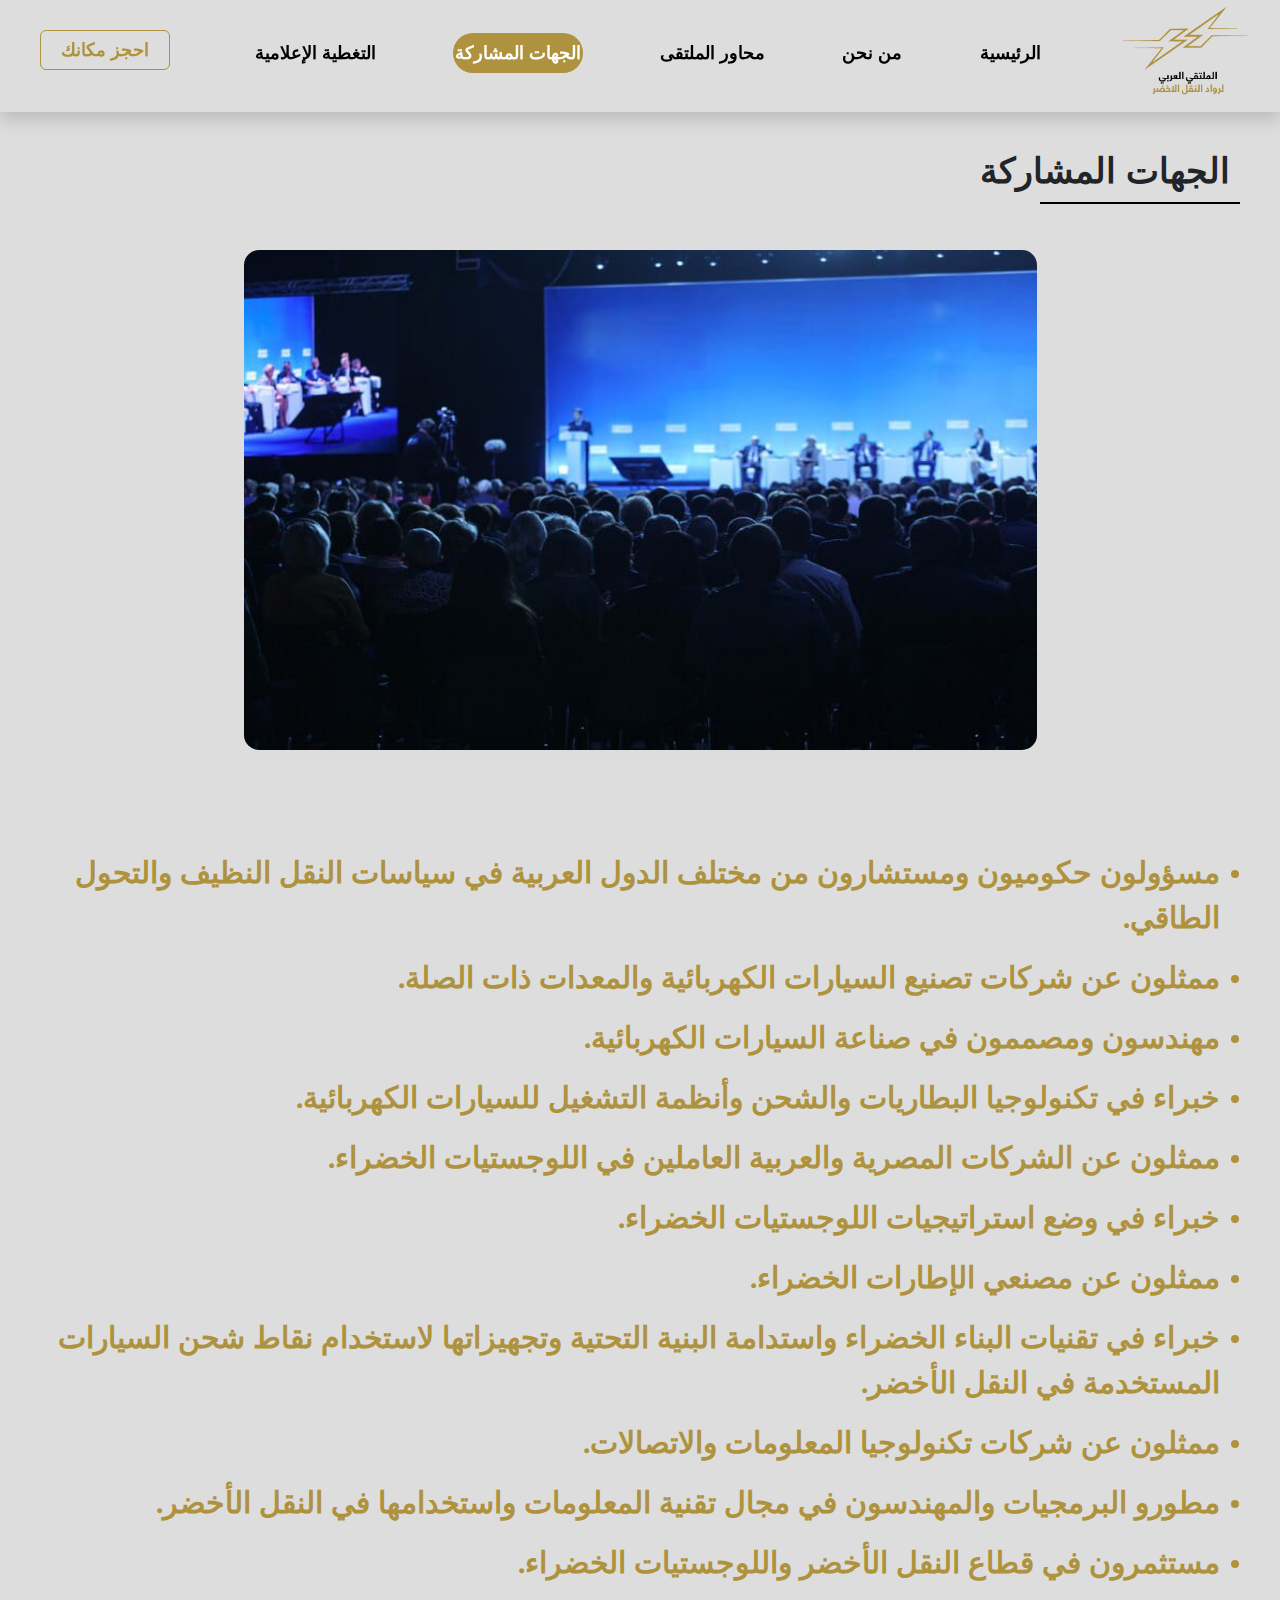
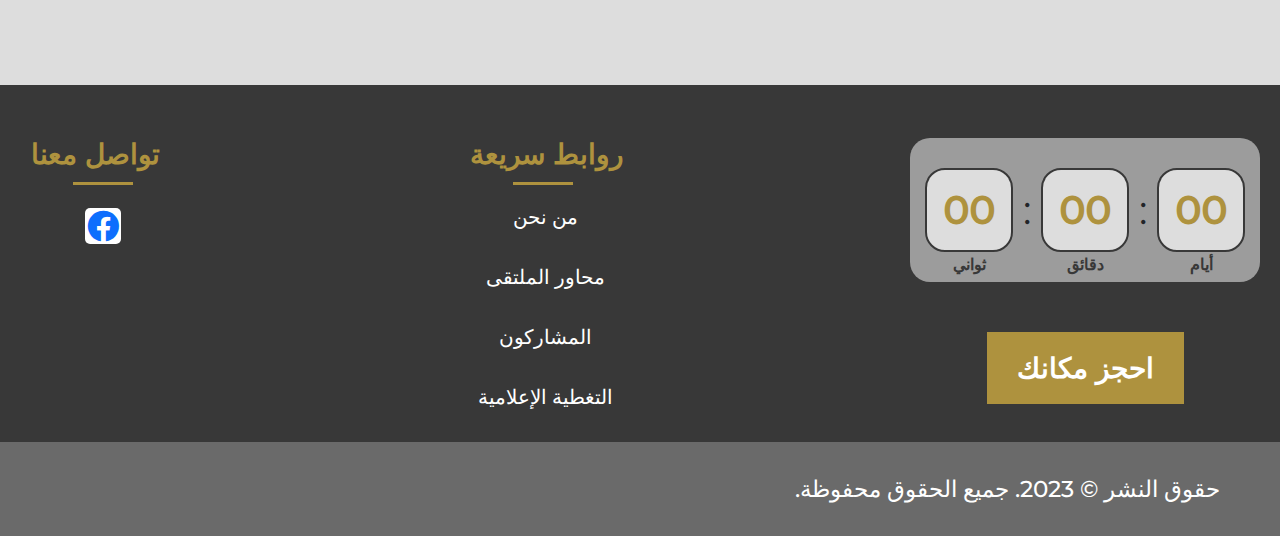
<file: pages/parteners shared.html>
<!DOCTYPE html>
<html lang="en">
<head>
    <meta charset="UTF-8">
    <meta name="viewport" content="width=device-width, initial-scale=1.0">
    <link rel="icon" href="../img/logo-title/logo.png">
    <title>الملتقى العربي لرواد النقل الأخضر ريادة وابتكار في عصر الاستدامة</title>
    <!-- Load Google icons -->
    <link rel="stylesheet" href="https://fonts.googleapis.com/css2?family=Material+Symbols+Outlined:opsz,wght,FILL,GRAD@20..48,100..700,0..1,-50..200" />
    <!-- render all elements of page -->
    <link rel="stylesheet" href="../css/normalize.css">
    <!-- Fontawsome -->
    <link rel="stylesheet" href="../css/all.min.css">
    <!-- Load Css Bootstrap Framework -->
    <link rel="stylesheet" href="../css/bootstrap.min.css">
    <link rel="stylesheet" href="../css/bootstrap.min.css.map">
    <!-- Load File Styles -->
    <link rel="stylesheet" href="../css/base.css">
    <link rel="stylesheet" href="../css/header.css">
    <link rel="stylesheet" href="../css/landing.css">
    <link rel="stylesheet" href="../css/logos.css">
    <link rel="stylesheet" href="../css/modal.css">
    <link rel="stylesheet" href="../css/footer.css">
    <link rel="stylesheet" href="../css/who-us.css">
    <link rel="stylesheet" href="../css/confluence.css">
    <style>

      .parteners-links{
        margin-top: 100px;
        margin-bottom: 100px;
        margin-right: 30px;
      }
      .parteners-links li{
        position: relative;
        display: block;
        padding-right: 30px;
        font-size: 30px;
        color: #AE923E;
        font-weight: 600;
        letter-spacing: -0.45px;
        margin-bottom: 15px;
      }

      .parteners-links li::after{
        content: "";
        position: absolute;
        top: 20px;
        right: 11px;
        width: 8px;
        height: 8px;
        border-radius: 50%;
        background-color: #AE923E;
      }

      @media (max-width:991px) {
        .parteners-links li{
          font-size: 24px;
        }
        .parteners-links li::after{
          top: 15px;
        }
      }
      .block-confleunce img{
        width: 65%;
        max-height: 500px; 
        border-radius: 15px;
      }
      @media (max-width:767px) {
        .block-confleunce img{
          width: 100%;
        }
      }
    </style>
</head>
<body>
      <!-- Start Header Structure -->
      <header class="shadow fixed-top">
        <div class="container-fluid text-center">
            <div class="row sides">
              <div class="col-2">
                  <div class="icon">
                    <img src="../img/logo/logo.png" alt="logo">
                  </div>
              </div>
              <div class="col-8">
                <ul class="links ">
                    <li class="list">
                      <a href="../index.html">الرئيسية</a>
                    </li>
                    <li class="list">
                      <a href="who are you.html">من نحن</a>
                    </li>
                    <li class="list">
                      <a href="confluence.html">محاور الملتقى</a>
                    </li>
                    <li class="active list">
                      <a href="parteners shared.html">الجهات المشاركة</a>
                    </li>
                    <li class="list">
                      <a href="Media channel.html">التغطية الإعلامية</a>
                    </li>
                </ul>
              </div>
              <div class="col-2 last">
                <button type="button" class="btn btn-secondary adjust" data-bs-container="body" data-bs-toggle="popover" data-bs-placement="bottom" data-bs-content="<div><div class='mb-3 inside'><a href='second form.html' class='white'>شارك معنا في صناعة الحدث</a><i class='material-symbols-outlined position first black' style='font-size: 18px;'>info <div class='hint'>هذا الخيار فقط <br>اذا كنت تريد <br>ان تشارك في المعرض <br>او ان تشارك كراعي</div></i></div><hr class='white'><div class='inside pointer'><a href='first form.html' class='white'>الحضور كزائر</a></div></div>" data-bs-html="true">
                    احجز مكانك
                  </button>
              </div>
            </div>
            <i class="material-symbols-outlined last-icon" id="check">menu</i>
          </div>
    </header>
    <div class="menu">
      <ul class="block" id="structure">
          <i class="material-symbols-outlined icon-close" id="close">close</i>
            <li class="menu-list">
              <a href="../index.html" class="menu-click">الرئيسية</a>
            </li>
            <li class="menu-list">
              <a href="who are you.html" class="menu-click">من نحن</a>
            </li>
            <li class="menu-list">
              <a href="confluence.html" class="menu-click">محاور المؤتمر</a>
            </li>
            <li class="menu-list">
              <a href="parteners shared.html" class="menu-active menu-click">المشاركون</a>
            </li>
            <li class="menu-list">
              <a href="Media channel.html" class="menu-click">التغطية الإعلامية</a>
            </li>
        </ul>
    </div>
    <!-- End Header Structure -->

    <!-- Start First Section Structure -->
    <div class="confluence-image">
      <h1 class="who-heading">الجهات المشاركة</h1>
      <div class="block-confleunce" style="text-align: center; margin-top: 0; padding-left: 30px; padding-right: 30px;">
      <img src="../img/parteners shared/parteners.jpg" alt="logo">
      </div>
  </div>
  <!-- End First Section Structure -->

  <!-- Start Second Section Structure -->
    <ul class="parteners-links">
      <li>مسؤولون حكوميون ومستشارون من مختلف الدول العربية في سياسات النقل النظيف والتحول الطاقي.</li>
      <li>ممثلون عن شركات تصنيع السيارات الكهربائية والمعدات ذات الصلة.</li>
      <li>مهندسون ومصممون في صناعة السيارات الكهربائية.</li>
      <li>خبراء في تكنولوجيا البطاريات والشحن وأنظمة التشغيل للسيارات الكهربائية.</li>
      <li>ممثلون عن الشركات المصرية والعربية العاملين في اللوجستيات الخضراء.</li>
      <li>خبراء في وضع استراتيجيات اللوجستيات الخضراء.</li>
      <li>ممثلون عن مصنعي الإطارات الخضراء.</li>
      <li>خبراء في تقنيات البناء الخضراء واستدامة البنية التحتية وتجهيزاتها لاستخدام نقاط شحن السيارات المستخدمة في النقل الأخضر.</li>
      <li>ممثلون عن شركات تكنولوجيا المعلومات والاتصالات.</li>
      <li>مطورو البرمجيات والمهندسون في مجال تقنية المعلومات واستخدامها في النقل الأخضر.</li>
      <li>مستثمرون في قطاع النقل الأخضر واللوجستيات الخضراء.</li>
    </ul>
  <!-- End Second Section Structure -->

        <!-- Start Footer Structure -->
        <footer class="footer">
          <div class="container-footer">
            <div class="one-col">
              <div class="rectangle">
                <span class="days" id="d">
                  00
                </span><span class="point">:</span>
                <span class="minutes" id="m">
                  00
                </span><span class="point">:</span>
                <span class="seconds" id="s">
                  00
                </span>
              </div>
              <button type="button" class="reservation" data-bs-toggle="modal" data-bs-target="#anotherModal">احجز مكانك</button>
              <div class="modal fade" id="anotherModal" tabindex="-1" aria-labelledby="anotherModalLabel" aria-hidden="true">
                <div class="modal-dialog">
                  <div class="modal-content">
                    <div class="modal-header">
                      <button type="button" class="material-symbols-outlined icon-modal" data-bs-dismiss="modal" aria-label="Close">close</button>
                    </div>
                    <div class="modal-body">
                      <div class="content-body" style="width: 100%; margin: auto; padding-right: 50px; text-align: center;">
                      <a href="second form.html" class="white" style="font-size: 20px; margin-left: 10px; font-weight: bold;">شارك معنا في صناعة الحدث</a>
                      <i class="material-symbols-outlined pos">info <div class='hint-1'>هذا الخيار فقط <br>اذا كنت تريد <br>ان تشارك في المعرض <br>او ان تشارك كراعي</div></i>
                    </div>
                    <hr class="white" style="width: 80%; margin: 10px auto;">
                      <div style="padding-left: 120px;width: 100%; margin: auto; padding-right: 50px; text-align: center; " class="content-body">
                        <a href="first form.html" class="white" style="font-size: 20px; font-weight: bold;">الحضور معنا كزائر</a>
                      </div>
                    </div>
                  </div>
                </div>
              </div>
            </div>
            <div class="two-col">
              <h2 class="footer-heading">روابط سريعة</h2>
              <ul class="footer-links">
                <li><a href="who are you.html">من نحن</a></li>
                <li><a href="confluence.html">محاور الملتقى</a></li>
                <li><a href="parteners shared.html">المشاركون</a></li>
                <li><a href="Media channel.html">التغطية الإعلامية</a></li>
              </ul>
            </div>
            <div class="third-col">
              <h2 class="footer-heading">تواصل معنا</h2>
              <a href="https://www.facebook.com/et7adaraby?mibextid=ZbWKwL"><i class="fa-brands fa-facebook fa-2x footer-icon"></i></a>
            </div>
          </div>
        </footer>
        <p class="final">حقوق النشر © 2023. جميع الحقوق محفوظة.</p>
        <!-- End Footer Structure -->
  <!-- Load Js Bootstrap Framework -->
  <script src="../js/bootstrap.bundle.min.js"></script>
  <script src="../js/bootstrap.bundle.min.js.map"></script>
  <!-- Load File JavaScript -->
  <script src="../js/script.js"></script>
  <script>
    var countDownDate = new Date("Sep 1 , 2023 00:00:00").getTime();
    var x = setInterval(function(){
      var now = new Date().getTime();
      var distance = countDownDate - now ; 
      var days = Math.floor(distance / (1000 * 60 * 60 * 24));
      var minutes = Math.floor((distance % (1000 * 60 * 60)) / (1000 * 60));
      var seconds = Math.floor((distance % (1000 * 60 )) / 1000);

      document.getElementById("d").innerHTML = days;
      document.getElementById("m").innerHTML = minutes ; 
      document.getElementById("s").innerHTML = seconds ; 
    }, 1000);
  </script>
</body>
</html>
</file>
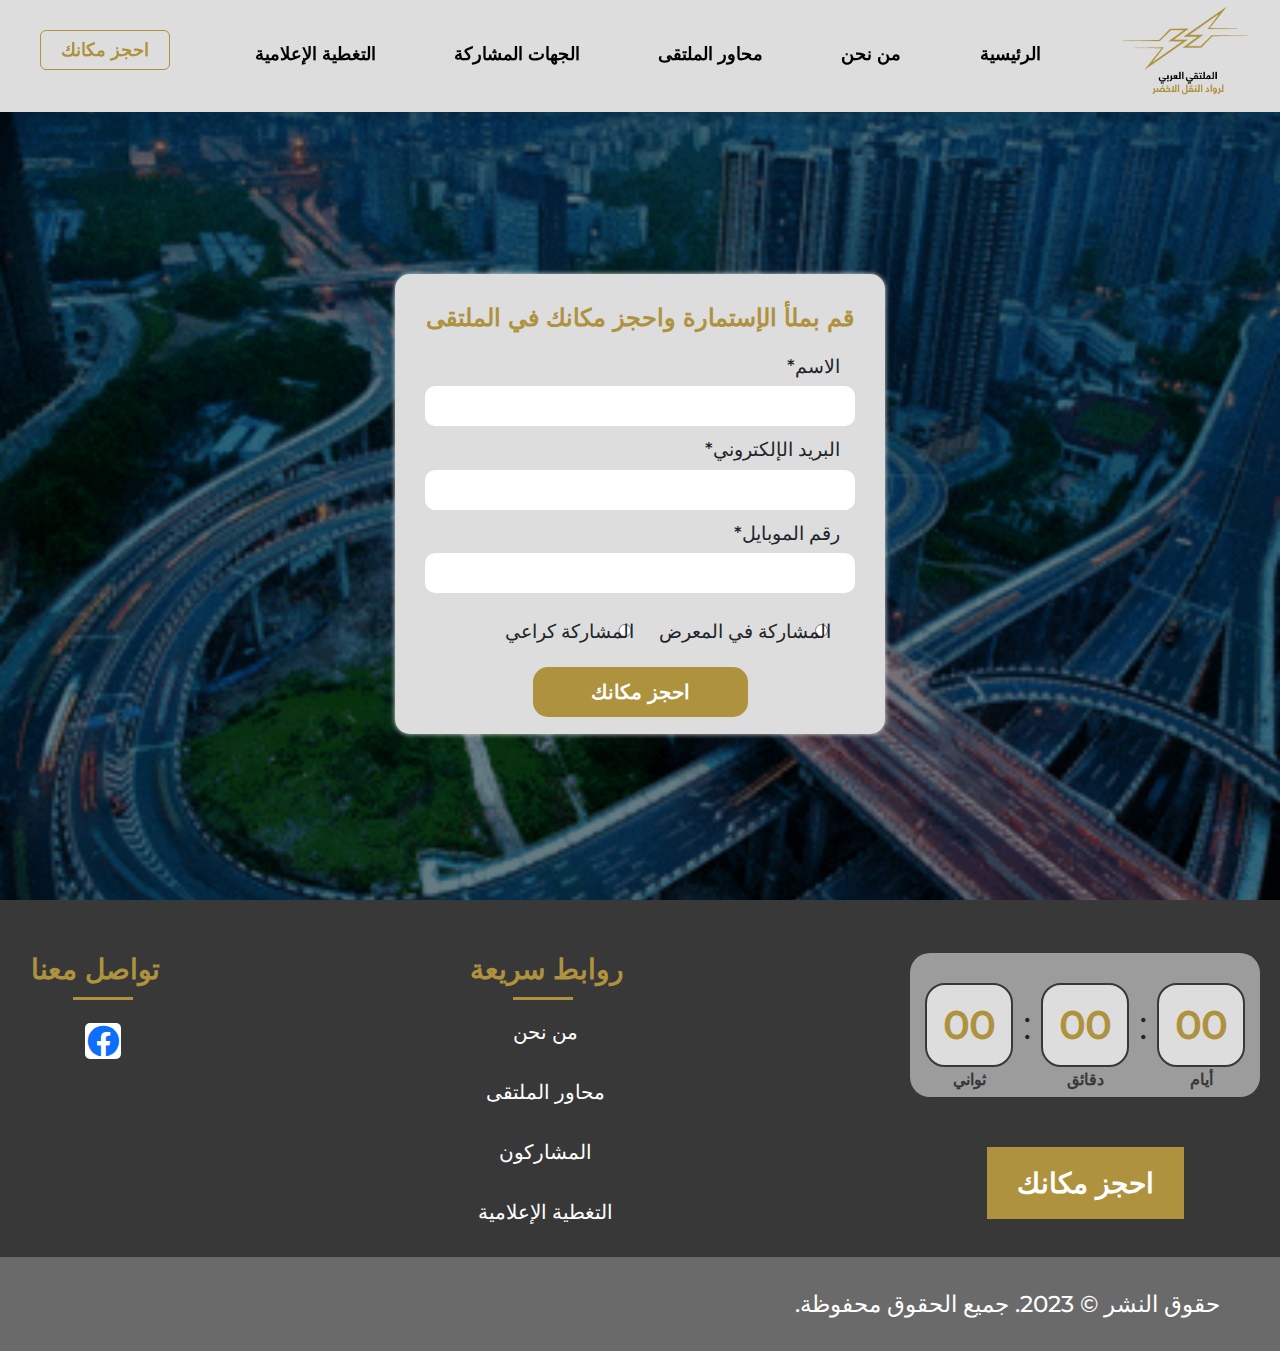
<file: pages/second form.html>
<!DOCTYPE html>
<html lang="en">
<head>
<meta charset="UTF-8">
    <meta name="viewport" content="width=device-width, initial-scale=1.0">
    <link rel="icon" href="../img/logo-title/logo.png">
    <title>الملتقى العربي لرواد النقل الأخضر ريادة وابتكار في عصر الاستدامة</title>
    <!-- Load Google icons -->
    <link rel="stylesheet" href="https://fonts.googleapis.com/css2?family=Material+Symbols+Outlined:opsz,wght,FILL,GRAD@20..48,100..700,0..1,-50..200" />
    <!-- render all elements of page -->
    <link rel="stylesheet" href="../css/normalize.css">
    <!-- Fontawsome -->
    <link rel="stylesheet" href="../css/all.min.css">
    <!-- Load Css Bootstrap Framework -->
    <link rel="stylesheet" href="../css/bootstrap.min.css">
    <link rel="stylesheet" href="../css/bootstrap.min.css.map">
    <!-- Load File Styles -->
    <link rel="stylesheet" href="../css/base.css">
    <link rel="stylesheet" href="../css/header.css">
    <link rel="stylesheet" href="../css/landing.css">
    <link rel="stylesheet" href="../css/logos.css">
    <link rel="stylesheet" href="../css/modal.css">
    <link rel="stylesheet" href="../css/footer.css">
    <link rel="stylesheet" href="../css/who-us.css">
    <style>
        .form-content{
            background-image: url(../img/forms/a3356e2b3c.gif);
            height: 100vh;
            width: 100%;
            background-repeat: no-repeat;
            background-size: cover;
            position: relative;
            margin-bottom: -10px;
        }
        .first-form{
            margin: 100px auto;
            background-color: #ddd;
            min-width: 490px;
            padding: 30px;
            height: 460px;
            position: absolute;
            top: 50%;
            left: 50%;
            transform: translate(-50% , -60%);
            box-shadow: 0 0 5px #ddd;
            border-radius: 15px;
        }
        @media (max-width:767px) {
            .first-form{
              min-width: 350px;
            }
        }
        .form-title{
            margin-bottom: 20px;
            color: #AE923E;
            text-align: center;
            font-weight: 600;
            letter-spacing: -0.6px;
        }

        .overlay{
            position: absolute;
            top: 0;
            left: 0;
            width: 100%;
            height: 100%;
            background-color: rgba(0, 0, 0, 0.4);
        }
        label{
            font-weight: 500;
            font-size: 19px;
            letter-spacing: -0.72px;
            margin-right: 15px;
            margin-bottom: 5px;
        }
        input{
            display: block;
            border: none;
            outline: none;
            width: 100%;
            margin-bottom: 10px;
            padding: 8px 15px;
            border-radius: 10px;
        }
        .btn-submit{
            width: 50%;
            background-color: #AE923E;
            color: #fff;
            border-radius: 15px;
            padding: 10px 15px;
            font-weight: 600;
            letter-spacing: -0.48px;
            font-size: 20px;
            margin: 15px auto 30px; 
        }
        .form-block{
            padding-top: 15px;
           display: flex;
           justify-content: space-between;
           align-items: center;
           margin-left: 80px;
        }
        @media (max-width:767px) {
            .form-block{
                margin-left: 0;
                margin-right: -50px;
            }
            #first-label{
                margin-left: -35px;
            }
        }
        .form-block input{
            flex: 1;
            margin-left: -58px;
        }
    </style>
</head>
<body>
     <!-- Start Header Structure -->
    <header class="shadow fixed-top">
      <div class="container-fluid text-center">
          <div class="row sides">
            <div class="col-2">
                <div class="icon">
                  <img src="../img/logo/logo.png" alt="logo">
                </div>
            </div>
            <div class="col-8" style="padding-top: 8px;">
              <ul class="links ">
                  <li class="list">
                    <a href="../index.html">الرئيسية</a>
                  </li>
                  <li class="list">
                    <a href="who are you.html">من نحن</a>
                  </li>
                  <li class="list">
                    <a href="confluence.html">محاور الملتقى</a>
                  </li>
                  <li class="list">
                    <a href="parteners shared.html">الجهات المشاركة</a>
                  </li>
                  <li class="list">
                    <a href="Media channel.html">التغطية الإعلامية</a>
                  </li>
              </ul>
            </div>
            <div class="col-2 last">
              <button type="button" class="btn btn-secondary adjust" data-bs-container="body" data-bs-toggle="popover" data-bs-placement="bottom" data-bs-content="<div><div class='mb-3 inside'><a href='second form.html' class='white'>شارك معنا في صناعة الحدث</a><i class='material-symbols-outlined position first black' style='font-size: 18px;'>info <div class='hint'>هذا الخيار فقط <br>اذا كنت تريد <br>ان تشارك في المعرض <br>او ان تشارك كراعي</div></i></div><hr class='white'><div class='inside pointer'><a href='first form.html' class='white'>الحضور كزائر</a></div></div>" data-bs-html="true">
                  احجز مكانك
                </button>
            </div>
          </div>
          <i class="material-symbols-outlined last-icon" id="check">menu</i>
        </div>
  </header>
  <div class="menu">
    <ul class="block" id="structure">
        <i class="material-symbols-outlined icon-close" id="close">close</i>
          <li class="menu-list">
            <a href="../index.html" class="menu-click">الرئيسية</a>
          </li>
          <li class="menu-list">
            <a href="who are you.html" class="menu-click">من نحن</a>
          </li>
          <li class="menu-list">
            <a href="confluence.html" class="menu-click">محاور المؤتمر</a>
          </li>
          <li class="menu-list">
            <a href="parteners shared.html" class="menu-click">المشاركون</a>
          </li>
          <li class="menu-list">
            <a href="Media channel.html" class="menu-click">التغطية الإعلامية</a>
          </li>
      </ul>
  </div>
  <!-- End Header Structure -->
  <div class="form-content">
    <div class="overlay"></div>
        <form action="" class="first-form" method="post">
            <h4 class="form-title">قم بملأ الإستمارة واحجز مكانك في الملتقى</h4>
            <label for="name">الاسم*</label>
            <input type="text" id="name" name="user-name" required>
            <label for="email">البريد الإلكتروني*</label>
            <input type="email" id="email" name="user-email" required>
            <label for="tel">رقم الموبايل*</label>
            <input type="tel" id="tel" name="user-tel" required>
            <div class="form-block">
                <input type="radio" id="first-check" name="user-check">
                <label for="first-check" id="first-label">المشاركة في المعرض</label>
                <input type="radio" id="second-check" name="user-check">
                <label for="second-check">المشاركة كراعي</label>
            </div>
            <input type="submit" name="submit" class="btn-submit" value="احجز مكانك">
        </form>
    </div>

      <!-- Start Footer Structure -->
   <footer class="footer">
    <div class="container-footer">
      <div class="one-col">
        <div class="rectangle">
          <span class="days" id="d">
            00
          </span><span class="point">:</span>
          <span class="minutes" id="m">
            00
          </span><span class="point">:</span>
          <span class="seconds" id="s">
            00
          </span>
        </div>
        <button type="button" class="reservation" data-bs-toggle="modal" data-bs-target="#anotherModal">احجز مكانك</button>
        <div class="modal fade" id="anotherModal" tabindex="-1" aria-labelledby="anotherModalLabel" aria-hidden="true">
          <div class="modal-dialog">
            <div class="modal-content">
              <div class="modal-header">
                <button type="button" class="material-symbols-outlined icon-modal" data-bs-dismiss="modal" aria-label="Close">close</button>
              </div>
              <div class="modal-body">
                <div class="content-body" style="width: 100%; margin: auto; padding-right: 50px; text-align: center;">
                <a href="second form.html" class="white" style="font-size: 20px; margin-left: 10px; font-weight: bold;">شارك معنا في صناعة الحدث</a>
                <i class="material-symbols-outlined pos">info <div class='hint-1'>هذا الخيار فقط <br>اذا كنت تريد <br>ان تشارك في المعرض <br>او ان تشارك كراعي</div></i>
              </div>
              <hr class="white" style="width: 80%; margin: 10px auto;">
                <div style="padding-left: 120px;width: 100%; margin: auto; padding-right: 50px; text-align: center;" class="content-body">
                  <a href="first form.html" class="white" style="font-size: 20px; font-weight: bold;">الحضور معنا كزائر</a>
                </div>
              </div>
            </div>
          </div>
        </div>
      </div>
      <div class="two-col">
        <h2 class="footer-heading">روابط سريعة</h2>
        <ul class="footer-links">
          <li><a href="who are you.html">من نحن</a></li>
          <li><a href="confluence.html">محاور الملتقى</a></li>
          <li><a href="parteners shared.html">المشاركون</a></li>
          <li><a href="Media channel.html">التغطية الإعلامية</a></li>
        </ul>
      </div>
      <div class="third-col">
        <h2 class="footer-heading">تواصل معنا</h2>
        <a href="https://www.facebook.com/et7adaraby?mibextid=ZbWKwL"><i class="fa-brands fa-facebook fa-2x footer-icon"></i></a>
      </div>
    </div>
  </footer>
  <p class="final">حقوق النشر © 2023. جميع الحقوق محفوظة.</p>
  <!-- End Footer Structure -->
        <!-- Load Js Bootstrap Framework -->
        <script src="../js/bootstrap.bundle.min.js"></script>
        <script src="../js/bootstrap.bundle.min.js.map"></script>
        <!-- Load File JavaScript -->
        <script src="../js/script.js"></script>
        <script>
          var countDownDate = new Date("Sep 1 , 2023 00:00:00").getTime();
          var x = setInterval(function(){
            var now = new Date().getTime();
            var distance = countDownDate - now ; 
            var days = Math.floor(distance / (1000 * 60 * 60 * 24));
            var minutes = Math.floor((distance % (1000 * 60 * 60)) / (1000 * 60));
            var seconds = Math.floor((distance % (1000 * 60 )) / 1000);
    
            document.getElementById("d").innerHTML = days;
            document.getElementById("m").innerHTML = minutes ; 
            document.getElementById("s").innerHTML = seconds ; 
          }, 1000);
        </script>
  </body>
</html>
</file>
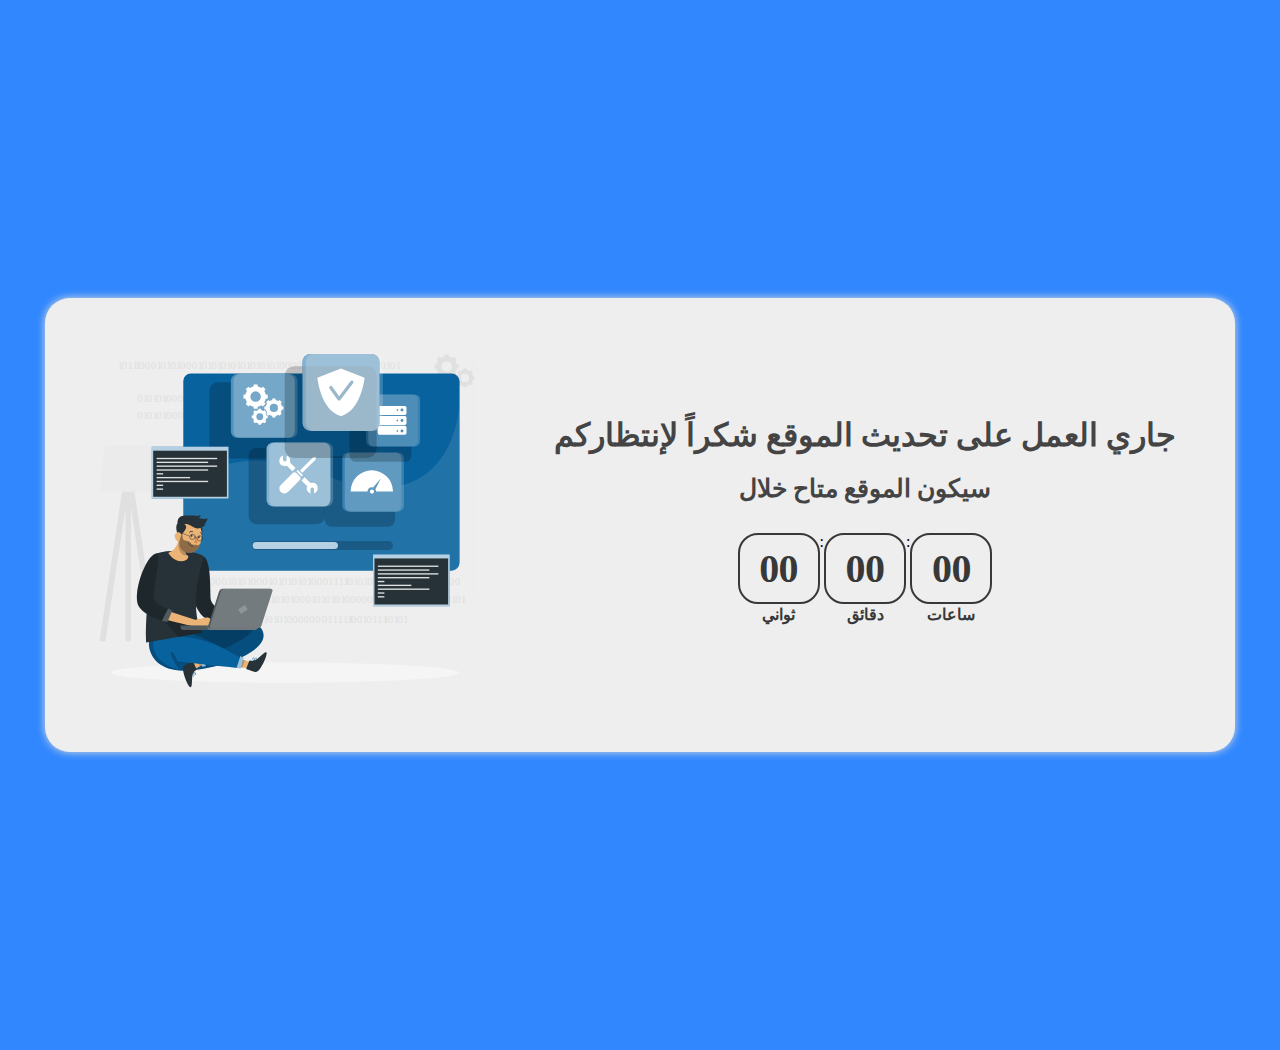
<file: pages/ServerError.html>
<!DOCTYPE html>
<html lang="en">
<head>
    <meta charset="UTF-8">
    <meta name="viewport" content="width=device-width, initial-scale=1.0">
    <title>Server Maintainance</title>
    <link rel="stylesheet" href="../css/ServerMaintainace.css">
    <link rel="icon" href="../img/ServerError/error-logo.svg">
</head>
<body>
    <div class="landing">
        <div class="container">
            <div class="image">
                <img src="../img/ServerError/error.svg" alt="error-logo">
            </div>
            <div class="text">
                <h1>جاري العمل على تحديث الموقع شكراً لإنتظاركم</h1>
                <p>سيكون الموقع متاح خلال</p>
                <div class="rectangle" dir="rtl">
                    <span class="days" id="d">
                      00
                    </span><span class="point">:</span>
                    <span class="minutes" id="m">
                      00
                    </span><span class="point">:</span>
                    <span class="seconds" id="s">
                      00
                    </span>
                  </div>
            </div>
        </div>
    </div>
    <script>
        var countDownDate = new Date("Sep 1 , 2023 00:00:00").getTime();
        var x = setInterval(function(){
          var now = new Date().getTime();
          var distance = countDownDate - now ; 
          var days = Math.floor(distance / (1000 * 60 * 60 * 24));
          var minutes = Math.floor((distance % (1000 * 60 * 60)) / (1000 * 60));
          var seconds = Math.floor((distance % (1000 * 60 )) / 1000);
  
          document.getElementById("d").innerHTML = days;
          document.getElementById("m").innerHTML = minutes ; 
          document.getElementById("s").innerHTML = seconds ; 
        }, 1000);
      </script>
</body>
</html>
</file>
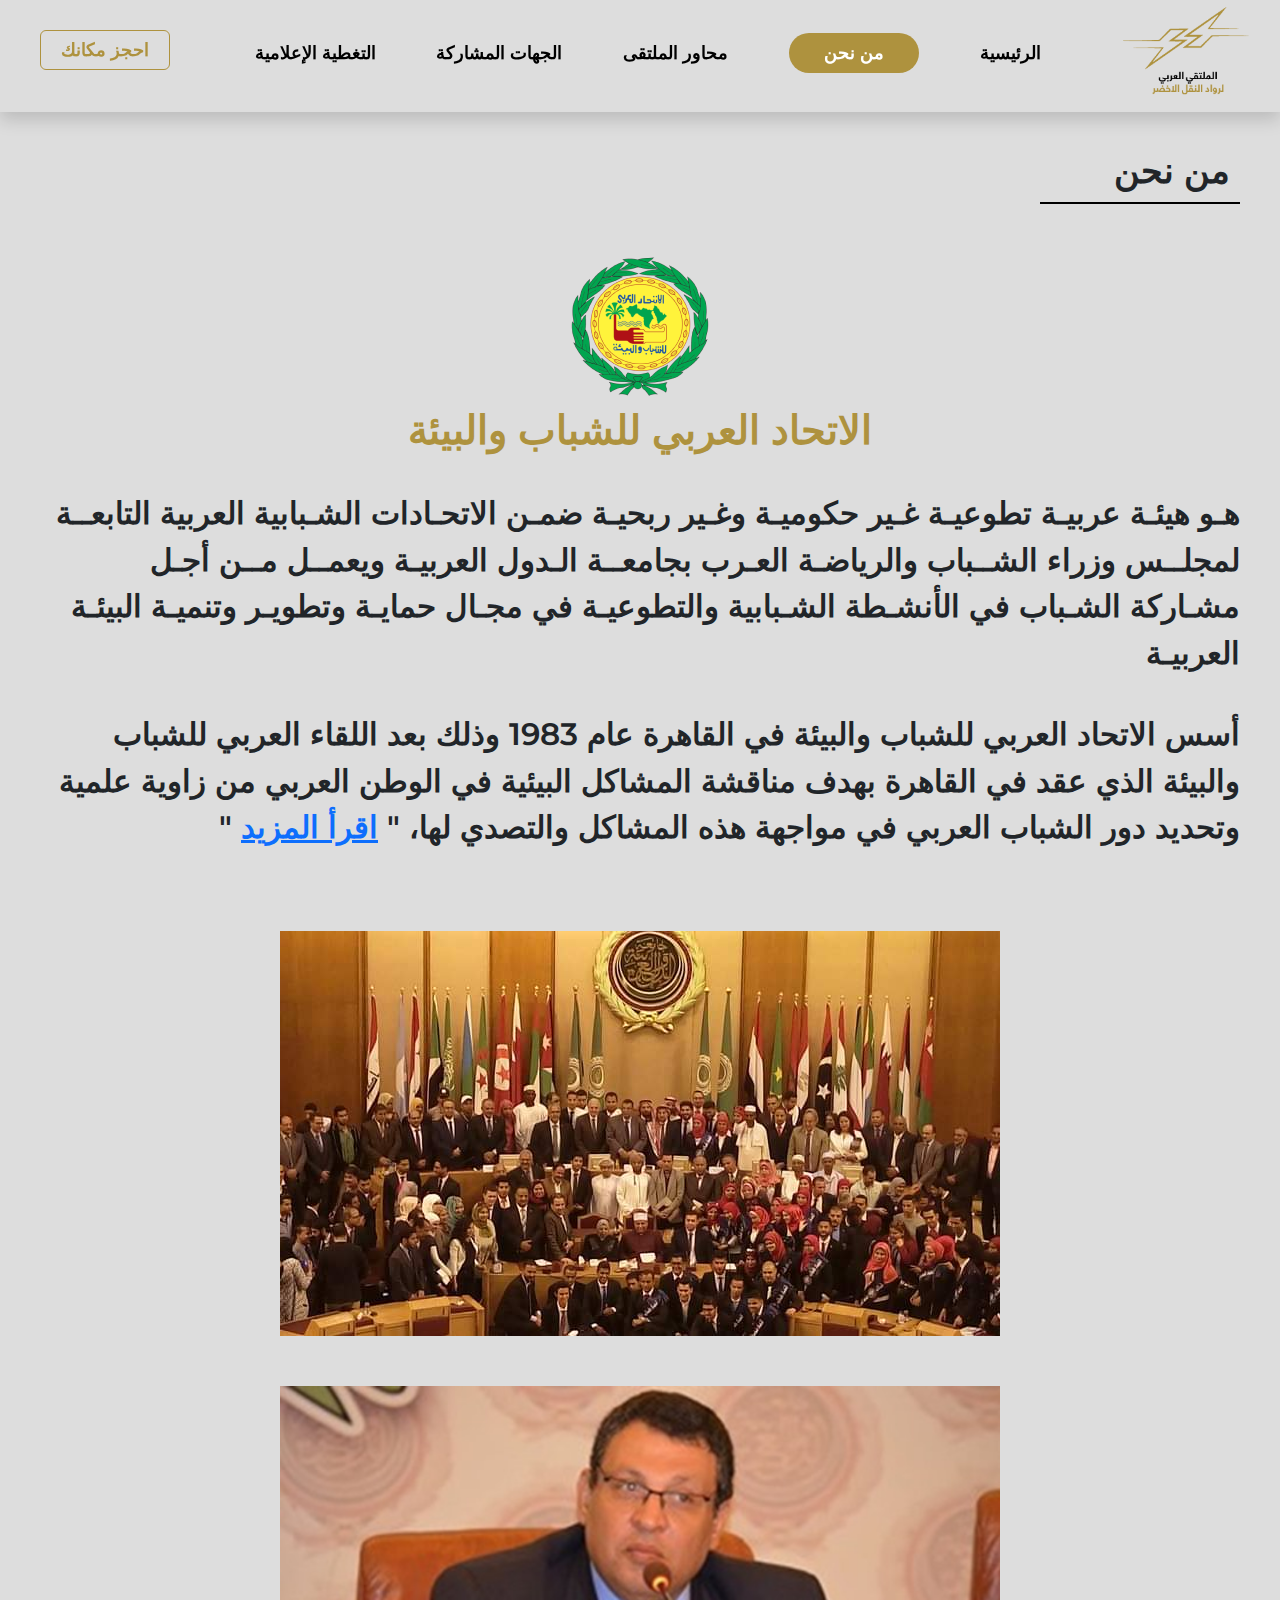
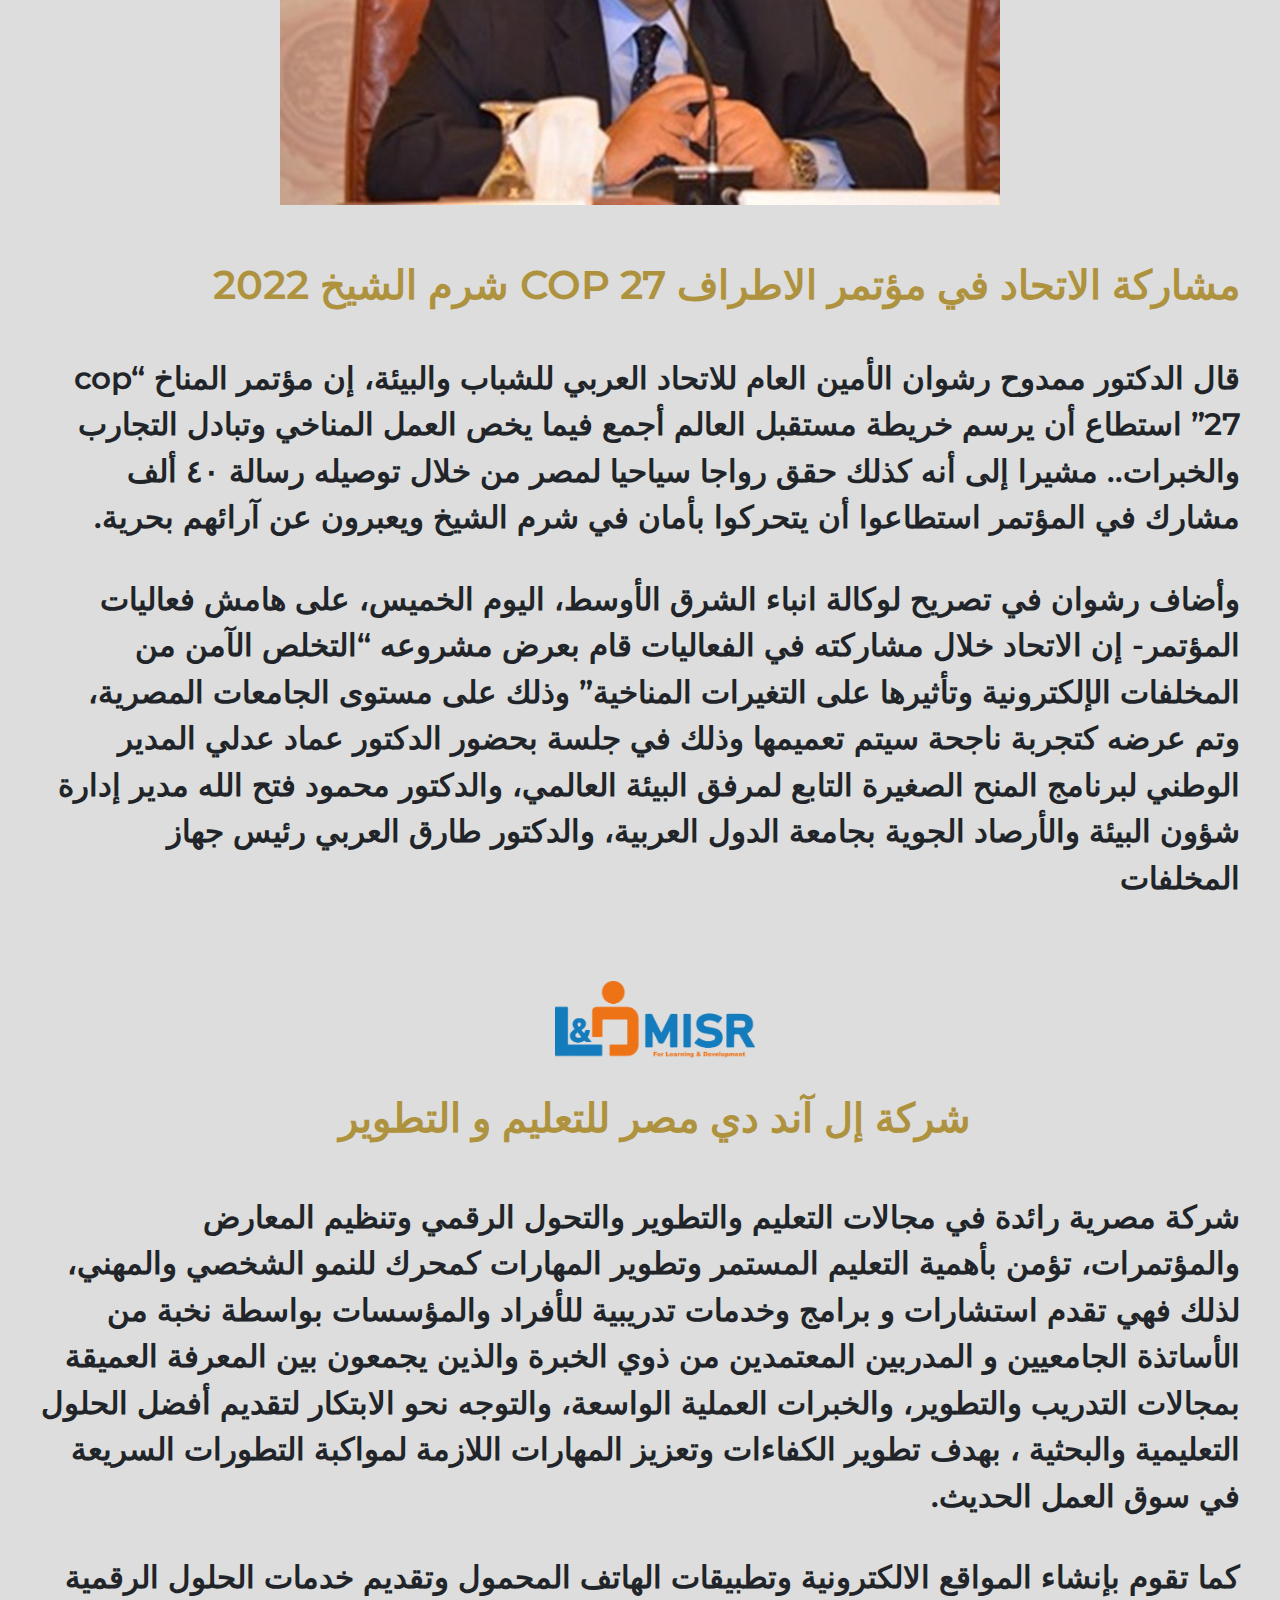
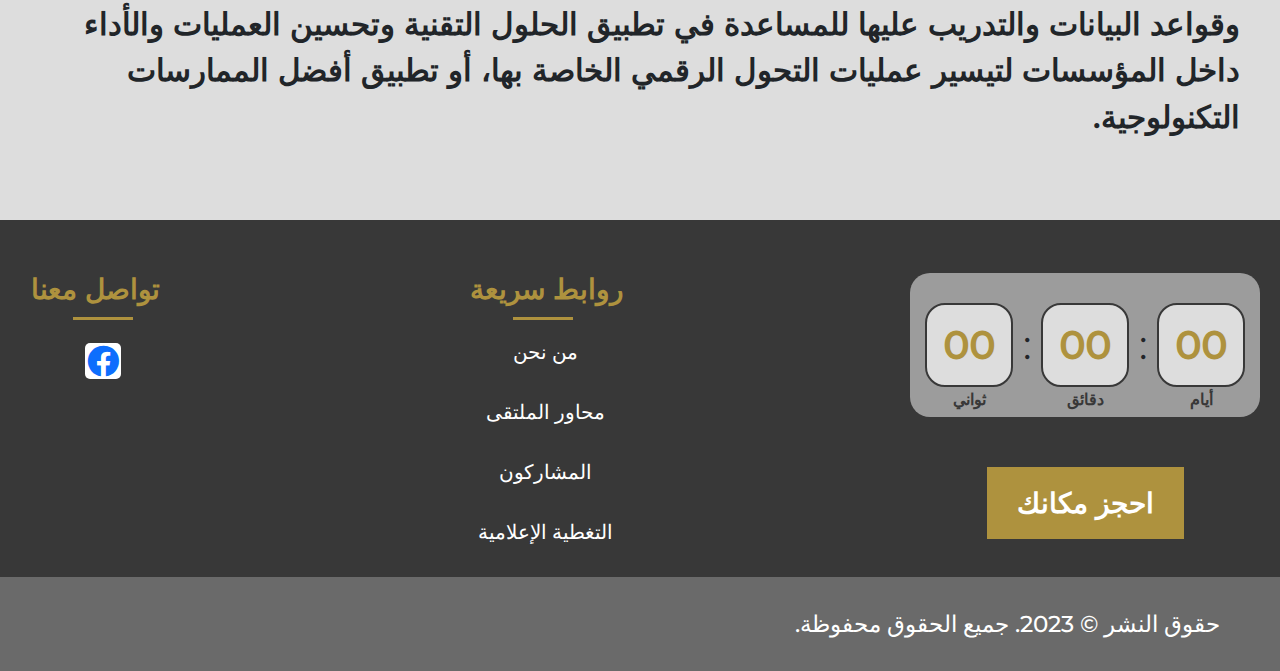
<file: pages/who are you.html>
<!DOCTYPE html>
<html lang="en">
<head>
<meta charset="UTF-8">
    <meta name="viewport" content="width=device-width, initial-scale=1.0">
    <link rel="icon" href="../img/logo-title/logo.png">
    <title>الملتقى العربي لرواد النقل الأخضر ريادة وابتكار في عصر الاستدامة</title>
    <!-- Load Google icons -->
    <link rel="stylesheet" href="https://fonts.googleapis.com/css2?family=Material+Symbols+Outlined:opsz,wght,FILL,GRAD@20..48,100..700,0..1,-50..200" />
    <!-- render all elements of page -->
    <link rel="stylesheet" href="../css/normalize.css">
    <!-- Fontawsome -->
    <link rel="stylesheet" href="../css/all.min.css">
    <!-- Load Css Bootstrap Framework -->
    <link rel="stylesheet" href="../css/bootstrap.min.css">
    <link rel="stylesheet" href="../css/bootstrap.min.css.map">
    <!-- Load File Styles -->
    <link rel="stylesheet" href="../css/base.css">
    <link rel="stylesheet" href="../css/header.css">
    <link rel="stylesheet" href="../css/landing.css">
    <link rel="stylesheet" href="../css/logos.css">
    <link rel="stylesheet" href="../css/modal.css">
    <link rel="stylesheet" href="../css/footer.css">
    <link rel="stylesheet" href="../css/who-us.css">
</head>
<body>
     <!-- Start Header Structure -->
    <header class="shadow fixed-top">
      <div class="container-fluid text-center">
          <div class="row sides">
            <div class="col-2">
                <div class="icon">
                  <img src="../img/logo/logo.png" alt="logo">
                </div>
            </div>
            <div class="col-8">
              <ul class="links ">
                  <li class="list">
                    <a href="../index.html">الرئيسية</a>
                  </li>
                  <li class="active list">
                    <a href="who are you.html">من نحن</a>
                  </li>
                  <li class="list">
                    <a href="confluence.html">محاور الملتقى</a>
                  </li>
                  <li class="list">
                    <a href="parteners shared.html">الجهات المشاركة</a>
                  </li>
                  <li class="list">
                    <a href="Media channel.html">التغطية الإعلامية</a>
                  </li>
              </ul>
            </div>
            <div class="col-2 last">
              <button type="button" class="btn btn-secondary adjust" data-bs-container="body" data-bs-toggle="popover" data-bs-placement="bottom" data-bs-content="<div><div class='mb-3 inside'><a href='second form.html' class='white'>شارك معنا في صناعة الحدث</a><i class='material-symbols-outlined position first black' style='font-size: 18px;'>info <div class='hint'>هذا الخيار فقط <br>اذا كنت تريد <br>ان تشارك في المعرض <br>او ان تشارك كراعي</div></i></div><hr class='white'><div class='inside pointer'><a href='first form.html' class='white'>الحضور كزائر</a></div></div>" data-bs-html="true">
                  احجز مكانك
                </button>
            </div>
          </div>
          <i class="material-symbols-outlined last-icon" id="check">menu</i>
        </div>
  </header>
  <div class="menu">
    <ul class="block" id="structure">
        <i class="material-symbols-outlined icon-close" id="close">close</i>
          <li class="menu-list">
            <a href="../index.html" class="menu-click">الرئيسية</a>
          </li>
          <li class="menu-list">
            <a href="who are you.html" class="menu-active menu-click">من نحن</a>
          </li>
          <li class="menu-list">
            <a href="confluence.html" class="menu-click">محاور المؤتمر</a>
          </li>
          <li class="menu-list">
            <a href="parteners shared.html" class="menu-click">المشاركون</a>
          </li>
          <li class="menu-list">
            <a href="Media channel.html" class="menu-click">التغطية الإعلامية</a>
          </li>
      </ul>
  </div>
  <!-- End Header Structure -->
  <h1 class="who-heading">من نحن</h1>
  <div class="who-title">
    <img src="../img/icons/3.png" alt="logo"><br>
    <span class="who-content">الاتحاد العربي للشباب والبيئة</span>
  </div>
  <div class="who-text">
    <p class="who-first">
    هـو هيئـة عربيـة تطوعيـة غـير حكوميـة وغـير ربحيـة ضمـن الاتحـادات الشـبابية العربية التابعــة لمجلــس وزراء الشــباب والرياضـة العـرب بجامعــة الـدول العربيـة ويعمــل مــن أجـل مشـاركة الشـباب في الأنشـطة الشـبابية والتطوعيـة في مجـال حمايـة وتطويـر وتنميـة البيئـة العربيـة 
    </p>
    <p class="who-second">
      أسس الاتحاد العربي للشباب والبيئة في القاهرة عام 1983 وذلك بعد اللقاء العربي للشباب والبيئة الذي عقد في القاهرة بهدف مناقشة المشاكل البيئية في الوطن العربي من زاوية علمية وتحديد دور الشباب العربي في مواجهة هذه المشاكل والتصدي لها،&nbsp;" <a href="https://affye.org/" style="text-decoration: underline;">اقرأ المزيد</a> "
    </p>
  </div>
  <div class="images">
    <div class="first-image">
      <img src="../img/who us/first.jpg" alt="first">
    </div>
    <div class="first-image">
      <img src="../img/who us/second.png" alt="second">
    </div>
  </div>
  
  <div class="who-third-section">
    <span class="who-content">مشاركة الاتحاد في مؤتمر الاطراف COP 27 شرم الشيخ 2022</span>
    <p class="who-first" style="margin-top: 40px;">
      قال الدكتور ممدوح رشوان الأمين العام للاتحاد العربي للشباب والبيئة، إن مؤتمر المناخ “cop 27” استطاع أن يرسم خريطة مستقبل العالم أجمع فيما يخص العمل المناخي وتبادل التجارب والخبرات.. مشيرا إلى أنه كذلك حقق رواجا سياحيا لمصر من خلال توصيله رسالة ٤٠ ألف مشارك في المؤتمر استطاعوا أن يتحركوا بأمان في شرم الشيخ ويعبرون عن آرائهم بحرية.
    </p>
    <p class="who-second">
      وأضاف رشوان في تصريح لوكالة انباء الشرق الأوسط، اليوم الخميس، على هامش فعاليات المؤتمر- إن الاتحاد خلال مشاركته في الفعاليات قام بعرض مشروعه “التخلص الآمن من المخلفات الإلكترونية وتأثيرها على التغيرات المناخية” وذلك على مستوى الجامعات المصرية، وتم عرضه كتجربة ناجحة سيتم تعميمها وذلك في جلسة بحضور الدكتور عماد عدلي المدير الوطني لبرنامج المنح الصغيرة التابع لمرفق البيئة العالمي، والدكتور محمود فتح الله مدير إدارة شؤون البيئة والأرصاد الجوية بجامعة الدول العربية، والدكتور طارق العربي رئيس جهاز المخلفات
    </p>
  </div>

  <div class="who-flex">
    <div class="image">
      <img src="../img/logo/ll.png" alt="logo">
    </div>
    <p class="who-content">شركة إل آند دي مصر للتعليم و التطوير</p>
  </div>
  <div class="who-text">
    <p class="who-first">
      شركة مصرية رائدة في مجالات التعليم والتطوير والتحول الرقمي وتنظيم المعارض والمؤتمرات، تؤمن بأهمية التعليم المستمر وتطوير المهارات كمحرك للنمو الشخصي والمهني، لذلك فهي تقدم استشارات و برامج وخدمات تدريبية للأفراد والمؤسسات بواسطة نخبة من الأساتذة الجامعيين و المدربين المعتمدين من ذوي الخبرة والذين يجمعون بين المعرفة العميقة بمجالات التدريب والتطوير، والخبرات العملية الواسعة، والتوجه نحو الابتكار لتقديم أفضل الحلول التعليمية والبحثية ، بهدف تطوير الكفاءات وتعزيز المهارات اللازمة لمواكبة التطورات السريعة في سوق العمل الحديث.
    </p>
    <div class="who-second">
      كما تقوم بإنشاء المواقع الالكترونية وتطبيقات الهاتف المحمول وتقديم خدمات الحلول الرقمية وقواعد البيانات والتدريب عليها للمساعدة في تطبيق الحلول التقنية وتحسين العمليات والأداء داخل المؤسسات لتيسير عمليات التحول الرقمي الخاصة بها، أو تطبيق أفضل الممارسات التكنولوجية. 
    </div>
  </div>
   <!-- Start Footer Structure -->
   <footer class="footer">
    <div class="container-footer">
      <div class="one-col">
        <div class="rectangle">
          <span class="days" id="d">
            00
          </span><span class="point">:</span>
          <span class="minutes" id="m">
            00
          </span><span class="point">:</span>
          <span class="seconds" id="s">
            00
          </span>
        </div>
        <button type="button" class="reservation" data-bs-toggle="modal" data-bs-target="#anotherModal">احجز مكانك</button>
        <div class="modal fade" id="anotherModal" tabindex="-1" aria-labelledby="anotherModalLabel" aria-hidden="true">
          <div class="modal-dialog">
            <div class="modal-content">
              <div class="modal-header">
                <button type="button" class="material-symbols-outlined icon-modal" data-bs-dismiss="modal" aria-label="Close">close</button>
              </div>
              <div class="modal-body">
                <div class="content-body" style="width: 100%; margin: auto; padding-right: 50px; text-align: center;">
                <a href="second form.html" class="white" style="font-size: 20px; margin-left: 10px; font-weight: bold;">شارك معنا في صناعة الحدث</a>
                <i class="material-symbols-outlined pos">info <div class='hint-1'>هذا الخيار فقط <br>اذا كنت تريد <br>ان تشارك في المعرض <br>او ان تشارك كراعي</div></i>
              </div>
              <hr class="white" style="width: 80%; margin: 10px auto;">
                <div style="padding-left: 120px;width: 100%; margin: auto; padding-right: 50px; text-align: center; " class="content-body">
                  <a href="first form.html" class="white" style="font-size: 20px; font-weight: bold;">الحضور معنا كزائر</a>
                </div>
              </div>
            </div>
          </div>
        </div>
      </div>
      <div class="two-col">
        <h2 class="footer-heading">روابط سريعة</h2>
        <ul class="footer-links">
          <li><a href="who are you.html">من نحن</a></li>
          <li><a href="confluence.html">محاور الملتقى</a></li>
          <li><a href="parteners shared.html">المشاركون</a></li>
          <li><a href="Media channel.html">التغطية الإعلامية</a></li>
        </ul>
      </div>
      <div class="third-col">
        <h2 class="footer-heading">تواصل معنا</h2>
        <a href="https://www.facebook.com/et7adaraby?mibextid=ZbWKwL"><i class="fa-brands fa-facebook fa-2x footer-icon"></i></a>
      </div>
    </div>
  </footer>
  <p class="final">حقوق النشر © 2023. جميع الحقوق محفوظة.</p>
  <!-- End Footer Structure -->

      <!-- Load Js Bootstrap Framework -->
      <script src="../js/bootstrap.bundle.min.js"></script>
      <script src="../js/bootstrap.bundle.min.js.map"></script>
      <!-- Load File JavaScript -->
      <script src="../js/script.js"></script>
      <script>
        var countDownDate = new Date("Sep 1 , 2023 00:00:00").getTime();
        var x = setInterval(function(){
          var now = new Date().getTime();
          var distance = countDownDate - now ; 
          var days = Math.floor(distance / (1000 * 60 * 60 * 24));
          var minutes = Math.floor((distance % (1000 * 60 * 60)) / (1000 * 60));
          var seconds = Math.floor((distance % (1000 * 60 )) / 1000);
  
          document.getElementById("d").innerHTML = days;
          document.getElementById("m").innerHTML = minutes ; 
          document.getElementById("s").innerHTML = seconds ; 
        }, 1000);
      </script>
</body>
</html>
</file>
<file: css/base.css>
/* Import Font family */
@import url('https://fonts.googleapis.com/css2?family=Montserrat:wght@200;300;400;500;600;700;800&family=PT+Sans&family=Roboto:wght@300;400;500;700&family=Tajawal:wght@400;500;700;800&display=swap');

*{
    margin: 0;
    padding: 0;
    box-sizing: border-box;
}

ul {
    list-style: none;
}

a{
    text-decoration: none;
}
.modal-close{
    position: absolute;
    left: 18px;
}
body{
    direction: rtl;
    background-color: #ddd;
    font-family: 'Montserrat', sans-serif;
}
</file>
<file: css/header.css>
/* Start Header Style */
header{
    background-color: #ddd;
}
.sides{
    padding-right: 17px;
    padding-top: 19px;
    padding-bottom: 12px;
}

.icon{
    width: 130px;
    margin-top: -15px;
}
@media (min-width:768px) and (max-width:991px){
    .icon{
        width: 115px;
        margin-top: -8px;
    }
}
.icon img{
    width: 100%;
    height: 100%;
}

.links{
    display: flex;
    justify-content: space-between;
    align-items: center;
}

@media (max-width:767px) {
    .sides{
        padding-right: 25px;
    }
    .links{
        display: none;
    }
    .last{
        position: absolute;
        right: 40%;
    }
    .icon{
        width: 110px;
        margin-top: -14px;
    }
}
.links > .list{
    margin-top: 14px;
    display: flex;
    justify-content: center;
    align-items: center;
    cursor: pointer;
    font-family: inherit !important;
}

.links li a{
    color: black;
    font-weight: 800;
    font-size: 18px;
}

.active{
    background-color: #AE923E;
    border-radius: 25px ;
    width: 130px;
    height: 40px;
}
.active > a{
    color: #fff !important;
}

@media (min-width:768px) and (max-width:991px){
    .links{
        margin-right: 25px;
    }
    .active{
        width: 115px;
    }
    .list > a{
        font-size: 15px !important;
    }

    .links li:last-child{
        margin-left: -35px;
    }
}
.adjust{
    background-color: #ddd;
    color: #AE923E;
    margin-top: 11px;
    width: 130px;
    height: 40px;
    font-weight: 800;
    font-size: 18px;
    border-radius: 6px;
    border-style: solid;
    border-color: #AE923E;
    border-width: 1px;
    text-align: center;
    outline: none;
}

@media (min-width:768px) and (max-width:991px) {
    .adjust{
        width: 100px;
        margin-left: 18px;
        font-size: 15px;
    }
    .adjust:hover{
        text-align: center;
        color: #fff;
        font-weight: 800;
        font-size: 15px !important;
        background: #AE923E;
        border-radius: 6px;
        border-style: solid;
        border-color: #AE923E;
        border-width: 1px;
        outline: none;
    }
    .color{
        font-size: 15px !important;
    }
}

.adjust:hover , .color{
    text-align: center;
    color: #fff;
    font-weight: 800;
    font-size: 18px;
    background: #AE923E;
    border-radius: 6px;
    border-style: solid;
    border-color: #AE923E;
    border-width: 1px;
    outline: none;
}
@media (max-width:767px) {
    .adjust{
        width: 102px;
    }
}
/* Start Styling popover */
.popover {
    min-width: 250px;
    background-color: #AE923E;
}
.popover-arrow{
    border-bottom-color: #AE923E;
  }
  .popover-arrow::before{
    content: "";
    border-bottom-color: #AE923E !important;
  }

  .popover-arrow::after{
    content: "";
    border-bottom-color: #AE923E !important ;
  }
.white{
    color: #fff !important;
}
.position{
    position: absolute;
    left: 20px;
}
.inside{
    cursor: default;
}
.pointer{
    cursor: pointer;
}
.inside:hover{
    background-color: #fff;
    border-radius: 11px;
    height: 35px;
}

.inside:hover .position{
    top: 16px;
    left: 20px;
}

.inside:hover .black{
    padding: 5px;
    position: absolute;
}
.inside:hover .white{
    color: #AE923E !important;
    padding: 5px;
    position: absolute;
}

.hint{
    display: none;
    position: absolute;
    left: -4px;
    top: 36px;
    background-color: #DDC;
    width: 130px;
    font-size: 14px !important;
    height: 100px;
    color: black;
    text-align: center;
    padding: 15px 15px 5px 15px;
    word-spacing: -9px;
    font-weight: 600;
    border-radius: 11px;
}


.hint::before{
    content: "";
    position: absolute;
    top: -18px;
    width: 0;
    height: 0;
    border-width: 9px;
    border-style: solid;
    border-color: transparent transparent #ddd transparent;
    left: 12px;
}

.first:hover .hint {
    display: block;
}


@media (max-width:767px) {
    .hint , .position , .adjust{
        display: none;
    }
    .first:hover .hint{
        display: none;
    }
}
/* End Styling popover */
.last-icon{
    display: none;
}

@media (max-width:767px) {
    .last-icon{
        display: block;
        position: absolute;
        top: 20px;
        left: 26px;
        font-size: 45px;
        cursor: pointer;
    }
}

.menu{
    display: none;
}

@media (max-width:767px) {
    .menu{
        display: block;
        text-align: center;
        position: relative;
    }
    .icon-close{
        position: absolute;
        top: 25px;
        left: 10%;
        color: white;
        z-index: 1100;
        font-size: 35px;
        cursor: pointer;
    }
    .menu-icon{
        display: none;
    }
    .block{
        padding-top: 56px;
        position: fixed;
        width: 60%;
        height: 100vh;
        background-color: rgba(174, 146, 62, 0.94);
        border-radius: 0px 30px 30px 0px;
        box-shadow: 0px 4px 4px 0px rgba(0, 0, 0, 0.30);
        top: 0;
        left: -100%;
        transition: all 0.5s;
        z-index: 1050;
    }
    @media (max-width:767px) {
        .block{
            width: 80%;
        }
    }
    .menu ul li {
        padding: 20px;
        width: calc(100% + 40px);
    }
   .menu ul li a{
        display: block;
        width: 51%;
        font-size: 20px;
        color: #fff;
    }
    .menu-list{
        position: relative;
        margin-bottom: 20px;
    }
    .menu-list:not(:last-child):after{
        content: "";
        width: 80%;
        height: 2px;
        background-color: #fff;
        position: absolute;
        bottom: -10px;
        left: 50%;
        transform: translateX(-50%);
    }
     .menu-active{
        background: rgb(255, 255, 255);
        border-radius: 25px;
        padding-top: 5px;
        font-size: 20px !important;
        text-align: center;
        margin-right: 30px;
        font-weight: 600;
        width: 150px !important;
        height: 40px !important;
        color: #AE923E !important;
    }
    
    .none{
        left: 0;
    }

}

/* End Header Style */
</file>
<file: css/landing.css>
/* Start landing Style */
.landing{
    position: relative;
    top: 100px;
    overflow: hidden;
}

.landing::after{
    content: "";
    position: absolute;
    left: 0;
    top: 0;
    width: 100%;
    height: 100%;
}
video{
    width: 100%;
    overflow: hidden;
}


.landing .text-header{
    width: 100%;
    position: absolute;
    top: 18%;
    transform: translateY(-50%);
    padding: 50px;
    text-align: center;
}
.hidden{
    display: none;
}
.block-text{
    position: absolute;
    top: 25%;
    left: 0;
    width: 100%;
    transform: translateY(-50%);
    display: flex;
    justify-content: center;
    height: 270px;
    max-height: 100%;
}

.before-text ,.after-text{
    height: 150px;
    display: inline-block;
}
.before-text{
    align-self: flex-end;
    animation: rightToLeft 2s ease-out ;
    -webkit-animation: rightToLeft 2s ease-out ;
}
@media (min-width:768px) and (max-width:991px) {
    .block-text{
        top: 30%;
    }
    .before-text , .after-text{
        height: 100px;
    }
    .before-text{
        align-self: center;
    }
}
@media (max-width:767px) {
    .block-text{
        display: none;
    }
    .text-header{
        display: block;
    }
}
@media (max-width:767px) {
    .landing .text-header{
        width: 100%;
        position: absolute;
        top: 15%;
        transform: translateY(-50%);
        padding: 50px;
        text-align: center;
    }
}
.before{
    position: absolute;
    top: 5%;
    right: 56%;
    width: 200px;
    height: 300px;
}


.para-text{
    text-align: center;
    font-weight: bold;
    font-size: 30px;
    position: absolute;
    bottom: -30px;
    animation: topToBottom 2s ease-out;
    -webkit-animation: topToBottom 2s ease-out;
}
@media (min-width:768px) and (max-width:991px) {
    .para-text{
        top: 51%;
        animation: topToBottomMin 2s ease-out;
        -webkit-animation: topToBottomMin 2s ease-out;
}
}
.para-text span{
    color: #AE923E;
}
@media (min-width:768px) and (max-width:991px) {
    .before{
        top: 0;
        right: 58%;
        width: 180px;
    }
    
}

@media (max-width:767px) {
    .before{
        top: 30%;
        right: 57%;
        width: 150px;
        height: 130px;
    }
}
.text-title{
    margin: 45px 0 20px 0;
    font-size: 48px;
    color: #383838;
    font-weight: 600;
    letter-spacing: -0.72px;
}

@media (min-width:768px) and (max-width: 991px) {
    .text-title{
        margin: 45px 0 20px 0;
        font-size: 32px;
        color: #383838;
        font-weight: 600;
    }
}

@media (max-width:767px) {
    .text-title{
        margin: 20px 0 5px 0;
        font-size: 22px;
        color: #383838;
        font-weight: 600;
    }
}
.text-content{
        position: relative;
        margin: 0;
        color: #AE923E;
        font-size: 32px;
        font-weight: 600;
        letter-spacing: -0.48px;
        margin-bottom: 15px;
}
@media (min-width:768px) and (max-width: 991px){
    .text-content{
        margin: 0;
        color: #AE923E;
        font-size: 28px;
        font-weight: 600;
        letter-spacing: -0.42px;
        margin-bottom: 15px;
    }
}

@media (max-width:767px) {
    .text-content{
        margin: 0;
        color: #AE923E;
        font-size: 20px;
        font-weight: 600;
        letter-spacing: -0.3px;
    }    
}

.after{
    position: absolute;
    top: 27%;
    right: 25%;
    width: 200px;
    height: 300px;
}

@media (min-width:768px) and (max-width:800px) {
    .after{
        position: absolute;
        top: 27%;
        right: 16%;
        width: 200px;
        height: 300px;
    }
}

@media (min-width:801px) and (max-width:830px) {
    .after{
        position: absolute;
        top: 27%;
        right: 17%;
        width: 200px;
        height: 300px;
    }
}

@media (min-width:831px)  and (max-width: 870px){

    .after{
        position: absolute;
        top: 27%;
        right: 18%;
        width: 200px;
        height: 300px;
    }
}

@media (min-width: 871px) and (max-width:900px){
    .after{
        position: absolute;
        top: 27%;
        right: 19%;
        width: 200px;
        height: 300px;
    }
    
}

@media (min-width: 901px) and (max-width:930px){
    .after{
        position: absolute;
        top: 27%;
        right: 20%;
        width: 200px;
        height: 300px;
    }
}

@media (min-width:931px) and (max-width: 970px){
    .after{
        position: absolute;
        top: 27%;
        right: 21% ;
        width: 200px ; 
        height: 300px;
    }
    
}

@media (min-width: 971px) and (max-width:1000px){
    .after{
        position: absolute;
        top: 27%;
        right: 22%;
        width: 200px;
        height: 300px;
    }
    
}

@media (min-width:1001px) and (max-width:1080px) {
    .after{
        position: absolute;
        top: 27%;
        right: 23%;
        width: 200px;
        height: 300px;
    }
}

@media (min-width:1081px) and (max-width:1130px) {
    .after{
        position: absolute;
        top: 27%;
        right: 24%;
        width: 200px;
        height: 300px;
    }
    
}
@media (min-width:1200px) {
    .after{
        position: absolute;
        top: 27%;
        right: 27%;
        width: 200px;
        height: 300px;
    }
    
}
@media (max-width:767px) {
    .before , .after{
        display: none;
    }
    
}

.text-end{
    color: #383838;
    font-size: 32px;
    font-weight: 600;
    letter-spacing: -0.48px;
    position: absolute;
    left: 50%;
    transform: translateX(-50%);
}

@media (min-width:768px) and (max-width:991px) {
    .text-end{
        font-size: 24px;
        letter-spacing: -0.36px;
    }
}

@media (max-width: 767px) {
    .text-end{
        font-size: 20px;
        letter-spacing: -0.3px;
    }
}
/* End landing Style */

@keyframes rightToLeft {
    from{
        margin-right: 100%;
    }
    to{
        margin-right: 0%;
    }
}

@keyframes topToBottom {
    from{
        top: 180%;
    }
    to{
        top: 70%;
    }
}

@keyframes topToBottomMin {
    from{
        top: 130%;
    }
    to{
        top: 51%;
    }
}
</file>
<file: css/logos.css>
/* Start Modal Style */
.btn-position{
    display: none;
    background-color: #AE923E;
    border-radius: 6px;
    border: none;
    width: fit-content;
    margin: -30px auto 50px;
}
.btn-content{
    font-size: 28px;
    font-weight: 600;
    letter-spacing: -0.48px;
}

@media (max-width: 767px) {
    .btn-position{
        display: block;
    }
}
/* End Modal Style */
/* Start logos Style */
.margin-top{
    margin-top: 130px;
}
.margin-bottom{
    margin-bottom: 130px;
}
.section-sides{
    display: grid;
    gap: 20px;
    grid-template-columns: 1fr 200px 250px;
}
.heading{
    font-weight: 600;
    font-size: 32px;
    color: black;
    text-align: center;
}
.icons{
    padding-top: 40px;
    display: flex;
    justify-content: center;
    align-items: center;
}
@media (min-width:455px) and (max-width:991px){
    .section-sides{
        display: grid;
        gap: 30px;
        grid-template-columns: repeat(auto-fit, minmax(400px , 1fr));
    }
    .left-side img{
        width: 160px !important;
        height: 100px;
    }
}
@media (max-width:454px) {
    .margin-top .container {
        padding: 0 !important;
    }
    .section-sides{
        display: grid;
        gap: 30px;
        grid-template-columns: repeat(auto-fit, minmax(300px , 1fr));
    }
    .icons {
        display: block;
    }
}
.icons-part , .icons-other{
    padding-top: 40px;
    display: flex;
    justify-content: center;
    align-items: center;
}

.icons-part img{
    max-width: 100%;
}
@media (max-width:991px) {
    .icons-part img{
        width: 200px;
        height: 100px;
    }
}
/* End logos Style */

/* Start Content Style */
._2023-span{
    color: #AE923E;
    display: block;
    margin-bottom: 15px;
    font-size: 32px;
}
._2023-span2{
    color: black;
    display: block;
    text-align: right;
    font-size: 32px;
    font-weight: 600;
    max-width: 100%;
}

@media (min-width: 768px) and (max-width:991px) {
    ._2023-span{
        font-size: 28px;
    }
    ._2023-span2{
        width: 702px;
        font-size: 24px;
        font-weight: 600;
    }    
}
@media (max-width:767px) {
    ._2023-span{
        font-size: 22px;
    }
    ._2023-span2{
        font-size: 20px;
    }
}
@media (max-width: 575px) {
    ._2023-span2{
        width: 367px;
        margin: auto;
    }
}
/* End Content Style */
</file>
<file: css/modal.css>
/* Start Modal Style */
.modal-content{
    background-color:#AE923E ;
}
.modal-header{
    border-bottom: none;
}
/* .modal-body{

} */
.content-body{
    position: relative;
}
.content-body:hover{
    background-color: #fff;
    color: #AE923E;
    border-radius: 25px;
}

.content-body:hover .white{
    color: #AE923E !important;
}

.content-body:hover .pos{
    color: black !important;
}
.icon-modal{
    color: #fff;
    background-color: #AE923E;
    border: none;
}
.pos{
    position: relative;
    top: 3px;
    right: 15px;
}
.hint-1{
    display: none;
    position: absolute;
    left: -9px;
    top: 36px;
    background-color: #DDC;
    width: 130px;
    font-size: 14px !important;
    height: 100px;
    color: black;
    text-align: center;
    padding: 15px 15px 5px 15px;
    word-spacing: -9px;
    font-weight: 600;
    border-radius: 11px;
    z-index: 10;
}


.hint-1::before{
    content: "";
    position: absolute;
    top: -16px;
    width: 0;
    height: 0;
    border-width: 9px;
    border-style: solid;
    border-color: transparent transparent #ddd transparent;
    left: 12px;
}

.pos:hover .hint-1{
    display: block;
}

/* End Modal Style */
</file>
<file: css/footer.css>
/* Start Footer style */
.footer{
    background-color: #383838;
    margin-top: 10px;
}
@media (max-width:767px) {
    .footer{
        height: 780px;
    }
}

.footer .container-footer{
    max-width: 96%;
    padding-top: 53px;
    display: flex;
    flex-direction: row;
    justify-content: space-between;
}


@media (min-width:992px) {
    .footer .container-footer{
        margin-right: 20px;
    }
}

@media (min-width:1200px) {
    .footer .container-footer{
        margin-right:20px ;
    }
    
}
@media (min-width:768px) {
    .footer .container-footer{
        margin-right: 20px;
    }
}

@media (max-width:767px) {
    .footer .container-footer{
        flex-direction: column;
    }
    .rectangle{
        justify-content: center;
        margin-right: 20px;
    }
    .footer-heading{
        text-align: center;
    }
    
}

.rectangle{
    padding: 30px 15px;
    background: rgba(224.19, 224.19, 224.19, 0.60);
    border-radius: 20px;
    text-align: center;
    display: flex;
    flex-direction: row;
    margin: auto;
    width: fit-content;
}

.days , .minutes , .seconds{
    display: inline-block;
    background: #DDDDDD;
    border-radius: 20px; 
    border: 2px #383838 solid;
    padding: 10px 15px;
    font-size: 40px;
    font-weight: 600;
    color: #AE923E;
    letter-spacing: -0.6px;
    position: relative;
    min-width: 88px;
}
@media (max-width:360px) {
    .days , .minutes , .seconds{
        min-width: 82px;
    }
}
.days::after{
    content: "أيام";
    position: absolute;
    top: calc(100% + 3px);
    left: 50%;
    transform: translateX(-50%);
    font-size: 16px;
    color: #383838;
}

.minutes::after{
    content: "دقائق";
    position: absolute;
    top: calc(100% + 3px);
    left: 50%;
    transform: translateX(-50%);
    font-size: 16px;
    color: #383838;
}

.seconds::after{
    content:"ثواني" ;
    position: absolute;
    top: calc(100% + 3px);
    left: 50%;
    transform: translateX(-50%);
    font-size: 16px;
    color: #383838;
}
.point{
    font-size: 40px;
    margin: auto 10px;
}

.reservation{
    margin: 50px auto 30px;
    background-color: #AE923E;
    color: #fff;
    border: none;
    font-size: 28px;
    padding: 15px 30px;
    font-weight: 600;
    display: flex;
    justify-content: center;
}

.footer-heading{
    font-size: 28px;
    font-weight: 600;
    color: #AE923E;
    position: relative;
    padding-right: 15px;
}

.footer-heading::after{
    content: "";
    position: absolute;
    top:calc(100% + 10px) ;
    left: 50%;
    transform: translateX(-50%);
    width: 60px;
    height: 3px;
    background-color: #AE923E;
}

.footer-links{
    margin-top: 30px;
    text-align: center;
    padding-right: 26px;
}

.footer-links li a{
    display: block;
    color: #fff;
    margin-bottom: 30px;
    font-size: 20px;
    font-weight: 500;
}

.third-col{
    position: relative;
}
.footer-icon{
    position: absolute;
    left: 50%;
    transform: translateX(-50%);
    top: 70px;
    background-color: #fff;
    border-radius: 5px;
    padding: 2px;
}
/* End Footer style */

/* Start Copyright Style */
.final{
    position: relative;
    bottom: 0;
    left: 0;
    background-color: #6A6A6A;
    padding: 30px 60px;
    margin-bottom: -30px;
    color: #fff;
    font-size: 23px;
    font-weight: 500;
}

@media (max-width:767px) {
    .final{
        font-size: 18px;
    }
}
/* End Copyright Style*/
</file>
<file: css/who-us.css>
/* Start Who-us Style*/
.who-heading{
    margin-top: 150px;
    font-size: 35px; 
    margin-right: 50px;
    position: relative;
    margin-bottom: 58px;
    font-weight: 600;
}

.who-heading::after{
    content: "";
    position: absolute;
    top:calc(100% + 10px);
    right: -10px;
    width: 200px;
    height: 2px;
    background-color: black;
}

@media (max-width:991px) {
    .who-heading{
        font-size: 24px;
        margin-right: 49px;
        margin-bottom: 43px;
    }
    .who-heading::after{
        width: 125px;
    }
}

.who-title{
    margin-bottom: 30px;
    text-align: center;
}
.who-content{   
    padding-right: 40px;
    padding-left: 40px;
    font-size: 40px;
    color: #AE923E;
    font-weight: 600;
    letter-spacing: -0.42px;
}

.who-content + img{
    vertical-align: middle;
    width: 100px;
    height: 100px;
}

@media (min-width:768px) and (max-width:991px) {
    .who-content{
        font-size: 35px;
    }
}

@media (max-width:767px) {
    .who-content{
        font-size: 24px;
        padding-left: 15px;
        padding-right: 15px;
    }
    .who-content + img{
        vertical-align: middle;
        width: 50px;
        height: 50px;
    }
}

.who-text{
    text-align: right;
    margin-bottom: 80px;
}
.who-first , .who-second{
    font-size: 31px;
    font-weight: 600;
    letter-spacing: -0.54px;
    padding-left: 40px;
    padding-right: 40px;
}
.who-first{
    margin-bottom: 35px;
}
@media (max-width: 991px){
    .who-first , .who-second{
        font-size: 24px;
        font-weight: 600;
        letter-spacing: -0.36px;
    }
}

.first-image {
    text-align: center;
    padding-left: 30px;
    padding-right: 30px;
    margin-bottom: 50px;
}

.first-image img{
    max-width: 100%;
    width: 720px;
}

.who-third-section{
    margin-bottom: 80px;
}

.who-flex{
    padding: 0 30px 30px 60px;
    text-align: center;
}

.image{
    width: 200px;
    margin: auto;
    margin-bottom: 30px;
}

.image img{
    max-width: 100%;
}
/* End Who-us Style */
</file>
<file: css/confluence.css>
/* Start first section style */
.confluence-image img{
    max-width: 100%;
}

.block-confleunce{
    margin-top: -80px;
    text-align: center;
    margin-bottom: 30px;
}
@media (max-width:767px) {
    .block-confleunce{
        margin-top: -30px;
        text-align: center;
    }
}
/* End first section style */

/* Start Second Section Style */
.confluence-block{
    padding-right: 90px;
    padding-left: 40px;
}

.confluence-first{
    position: relative;
    margin-bottom: 100px;
}
.confluence-first::after{
    content: "";
    position: absolute;
    top: 15px;
    width: 15px;
    right: -40px;
    height: 100%;
    border-right: 2px solid #383838;
    border-top: 2px solid #383838;
    z-index: -1;
}

.confluence-first::before{
    content: "";
    position: absolute;
    top: 69%;
    right: -44px;
    height: 50%;
    width: 10px;
    border-radius: 6px;
    background-color: #AE923E;
}

@media (max-width:767px) {
    .confluence-first::before{
        content: "";
        position: absolute;
        top: 69%;
        right: -44px;
        height: 40% !important;
        width: 10px;
        border-radius: 6px;
        background-color: #AE923E;
    }
}
.confluence-heading{
    color: #AE923E;
    font-size: 31px;
    font-weight: 600;
    letter-spacing: -0.72px;
}

.first-paragraph{
    font-size: 31px;
    font-weight: 600;
    color: #383838;
    letter-spacing: -0.54px;
}
@media (max-width: 991px) {
    .confluence-heading, .first-paragraph{
        font-size: 25px;
    }
}
/* End Second Section Style */
</file>
<file: css/style.css>
* {
  margin: 0;
  padding: 0;
}

.top-bar {
  background: #333;
  color: #fff;
  padding: 1rem;
  text-align: center;
  width: 50%;
  margin: 130px auto 20px;
  position: relative;
}

.btn-pdf {
  background: coral;
  color: #fff;
  border: none;
  outline: none;
  cursor: pointer;
  padding: 0.7rem 2rem;
  font-weight: bold;
}

.btn-pdf:hover {
  opacity: 0.9;
}

.page-info {
  margin-left: 1rem;
}

.error {
  background: orangered;
  color: #fff;
  padding: 1rem;
}

.download-icon{
  font-size: 35px;
  position: absolute;
  left: 30px;
  color: #fff;
}
</file>
<file: css/ServerMaintainace.css>
*{
    padding: 0;
    margin: 0;
    box-sizing: border-box;
}
.landing{
    width: 100%;
    height: calc(100vh + 150px);
    background-color: #3087fe;
    border: 1px solid transparent;
    position: relative;
}

.container{
    max-width: 100%;
    position: absolute;
    top: 50%;
    left: 50%;
    transform: translate(-50% , -50%);
    display: flex;
    justify-content: space-between;
    align-items: center;
    margin: auto;
    padding-left: 15px;
    padding-right: 15px;
    background-color: #eee;
    box-shadow: 0 0 8px #ddd;
    border-radius: 25px;
    -webkit-border-radius: 25px;
    -moz-border-radius: 25px;
    -ms-border-radius: 25px;
    -o-border-radius: 25px;
    flex-wrap: wrap;
    -webkit-transform: translate(-50% , -50%);
    -moz-transform: translate(-50% , -50%);
    -ms-transform: translate(-50% , -50%);
    -o-transform: translate(-50% , -50%);
}

@media (max-width: 360px) {
    .container{
        margin-top: -85px;
    }
}
.image{
    position: relative;
    width: 450px;
    animation: upAndDown 5s infinite;
    -webkit-animation: upAndDown 5s infinite;
}
@media (max-width:767px) {
    .image{
        width: 400px;
        animation: none;
        -webkit-animation: none;
}
}
.image img{
 max-width: 100%;
}
.text{
    text-align: center;
    flex: 1;
}
.text h1{
    color: #444;
    font-weight: bold;
}
.text p{
    font-size: 25px;
    font-weight: bold;
    color: #444;
    padding: 20px;
}
@media (min-width:768px) {
    .container{
        width: 750px;
        justify-content: center;
    }
}

@media (min-width:992px) {
    .container{
        width: 970px;
    }
}

@media (min-width: 1200px) {
    .container{
        width: 1190px;
    }
}

.rectangle{
    padding: 30px 15px;
    border-radius: 20px;
    text-align: center;
    display: flex;
    flex-direction: row;
    justify-content: center;
    margin-top: -20px;
    -webkit-border-radius: 20px;
    -moz-border-radius: 20px;
    -ms-border-radius: 20px;
    -o-border-radius: 20px;
}

.days , .minutes , .seconds{
    display: inline-block;
    background: #eee;
    border-radius: 20px; 
    border: 2px #383838 solid;
    padding: 10px 15px;
    font-size: 40px;
    font-weight: 600;
    color: #383838;
    letter-spacing: -0.6px;
    position: relative;
    min-width: 82px;
}

.days::after{
    content: "ساعات";
    position: absolute;
    top: calc(100% + 3px);
    left: 50%;
    transform: translateX(-50%);
    font-size: 16px;
    color: #383838;
}

.minutes::after{
    content: "دقائق";
    position: absolute;
    top: calc(100% + 3px);
    left: 50%;
    transform: translateX(-50%);
    font-size: 16px;
    color: #383838;
}

.seconds::after{
    content:"ثواني" ;
    position: absolute;
    top: calc(100% + 3px);
    left: 50%;
    transform: translateX(-50%);
    font-size: 16px;
    color: #383838;
}

@keyframes upAndDown {
    0% , 100%{
        top: 0;
    }
    50%{
        top: 25px;
    }
}
</file>
